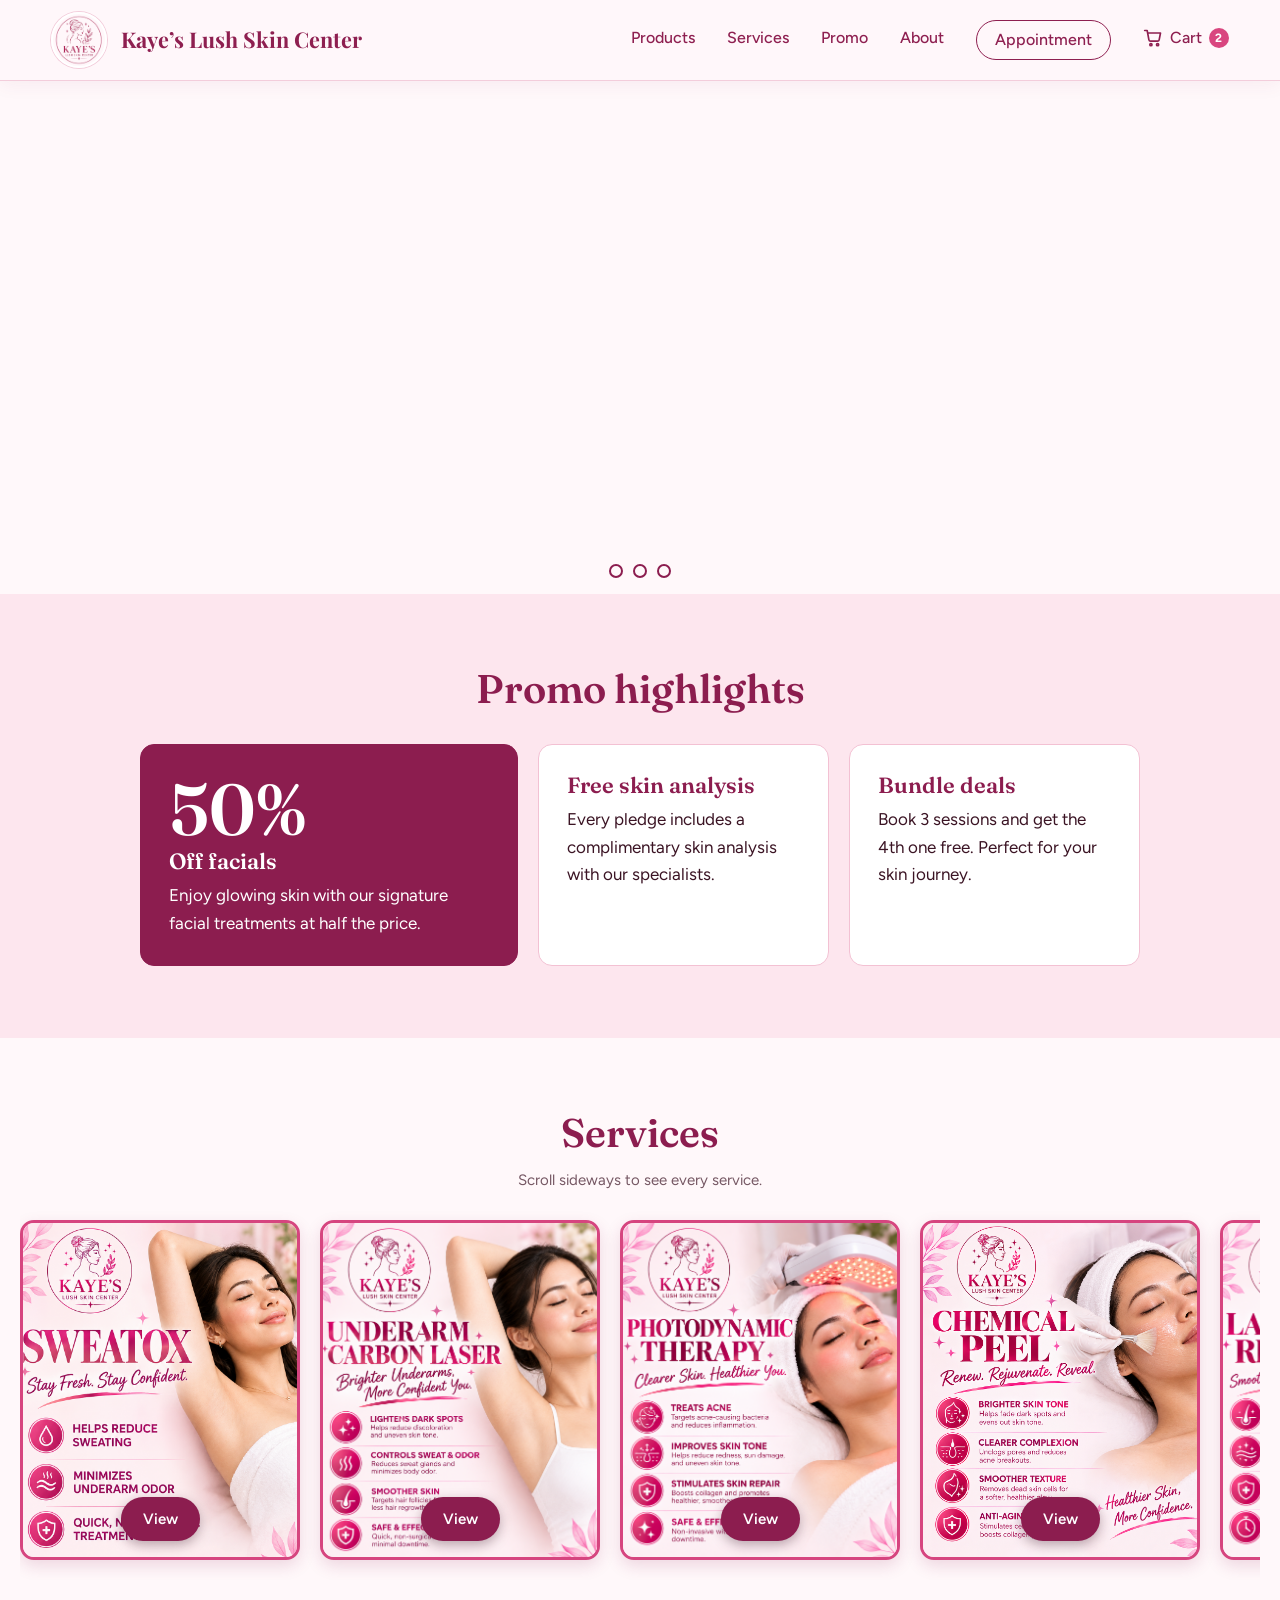
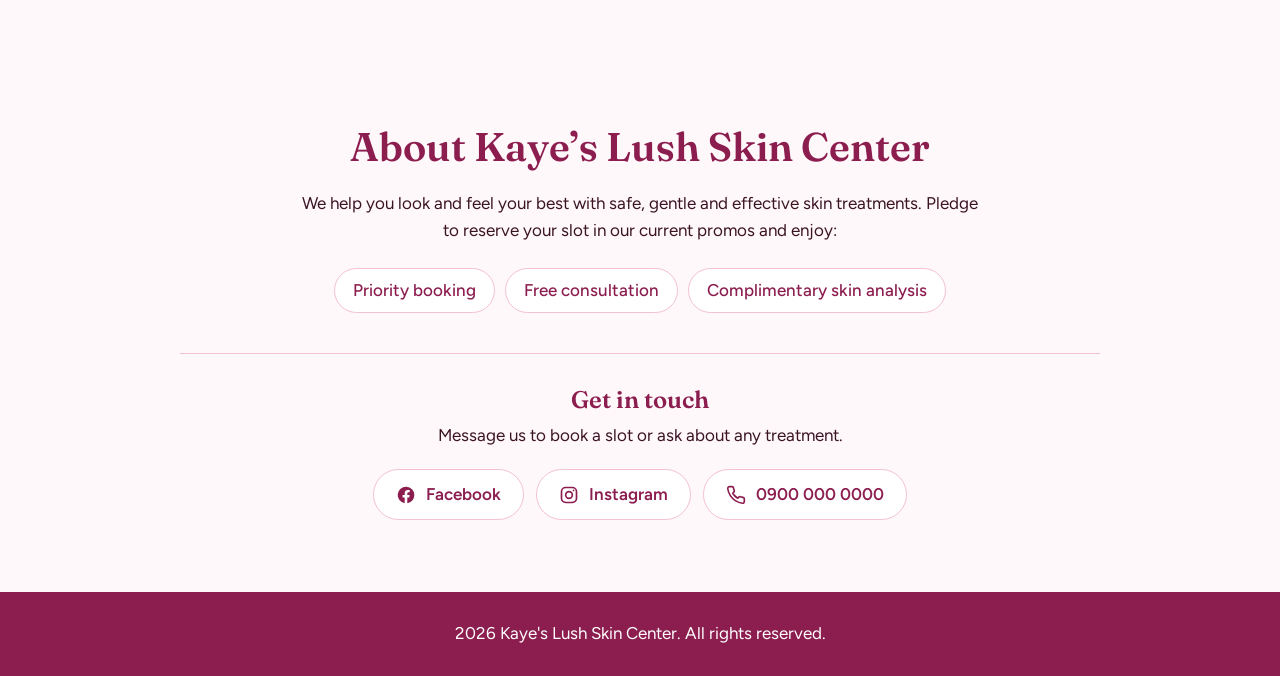
<file: index.html>
<!DOCTYPE html>
<html lang="en">
<head>
    <meta charset="UTF-8">
    <meta name="viewport" content="width=device-width, initial-scale=1.0">
    <title>Kaye's Lush Skin Center</title>
    <link rel="preconnect" href="https://fonts.googleapis.com">
    <link rel="preconnect" href="https://fonts.gstatic.com" crossorigin>
    <link href="https://fonts.googleapis.com/css2?family=Fraunces:opsz,wght@9..144,500;9..144,600&family=Figtree:wght@400;500;600;700&family=Playfair+Display:wght@700;800&display=swap" rel="stylesheet">
    <link rel="stylesheet" href="pledge.css">
</head>
<body>
    <header class="site-header">
        <a class="site-brand" href="index.html">
            <img src="imgs/logo.png" alt="">
            <span>Kaye’s Lush Skin Center</span>
        </a>
        <nav class="site-nav">
            <a href="products.html">Products</a>
            <a href="index.html#services">Services</a>
            <a href="index.html#promo">Promo</a>
            <a href="index.html#about">About</a>
            <a class="nav-cta" href="appointment.html">Appointment</a>
            <a class="nav-cart" href="cart.html" aria-label="Cart, 2 items">
                <svg viewBox="0 0 24 24" aria-hidden="true" fill="none" stroke="currentColor" stroke-width="2" stroke-linecap="round" stroke-linejoin="round"><path d="M6 6h15l-1.6 8.2a2 2 0 0 1-2 1.6H9.1a2 2 0 0 1-2-1.6L5 3H2"/><circle cx="9.5" cy="20" r="1.3"/><circle cx="17.5" cy="20" r="1.3"/></svg>
                <span>Cart</span><span class="cart-count" aria-hidden="true">2</span>
            </a>
        </nav>
    </header>

    <main>
        <section class="hero" aria-label="Featured promos">
            <div class="slides">
                <div class="slide slide-1">
                    <img class="hero-img" src="imgs/bgphoto.jpg" alt="" onerror="this.remove()">
                    <div class="hero-text">
                        <h1>Glow with confidence</h1>
                        <p>Pledge today and enjoy exclusive promos up to 50% off all skin treatments.</p>
                        <a class="btn" href="#packages">See services</a>
                    </div>
                    <label class="slider-arrow prev" for="s3" aria-label="Previous slide">&#8249;</label>
                    <label class="slider-arrow next" for="s2" aria-label="Next slide">&#8250;</label>
                </div>
                <div class="slide slide-2">
                    <img class="hero-img" src="imgs/slider_2.png" alt="" onerror="this.remove()">
                    <div class="hero-text">
                        <h1>Half-price facials</h1>
                        <p>Our signature facial treatments at 50% off, plus a free skin analysis with every pledge.</p>
                        <a class="btn" href="#packages">See services</a>
                    </div>
                    <label class="slider-arrow prev" for="s1" aria-label="Previous slide">&#8249;</label>
                    <label class="slider-arrow next" for="s3" aria-label="Next slide">&#8250;</label>
                </div>
                <div class="slide slide-3">
                    <img class="hero-img" src="imgs/slider_3.jpeg" alt="" onerror="this.remove()">
                    <div class="hero-text">
                        <h1>Unlock Your Natural Glow</h1>
                        <p>Nourish your skin with luxurious, lightweight care designed for a flawless finish.</p>
                        <a class="btn" href="product.html">Go to products</a>
                    </div>
                    <label class="slider-arrow prev" for="s2" aria-label="Previous slide">&#8249;</label>
                    <label class="slider-arrow next" for="s1" aria-label="Next slide">&#8250;</label>
                </div>
            </div>
            <div class="slider-dots" role="radiogroup" aria-label="Choose slide">
                <input type="radio" name="slide" id="s1" aria-label="Slide 1"><label class="dot dot-1" for="s1"></label>
                <input type="radio" name="slide" id="s2" aria-label="Slide 2"><label class="dot dot-2" for="s2"></label>
                <input type="radio" name="slide" id="s3" aria-label="Slide 3"><label class="dot dot-3" for="s3"></label>
            </div>
        </section>

        <section id="promo" class="section alt">
            <h2>Promo highlights</h2>
            <div class="cards">
                <div class="card card-feature">
                    <p class="card-big">50%</p>
                    <h3>Off facials</h3>
                    <p>Enjoy glowing skin with our signature facial treatments at half the price.</p>
                </div>
                <div class="card">
                    <h3>Free skin analysis</h3>
                    <p>Every pledge includes a complimentary skin analysis with our specialists.</p>
                </div>
                <div class="card">
                    <h3>Bundle deals</h3>
                    <p>Book 3 sessions and get the 4th one free. Perfect for your skin journey.</p>
                </div>
            </div>
        </section>

        <section id="services" class="section wide">
            <h2>Services</h2>
            <p class="hint">Scroll sideways to see every service.</p>
            <div class="scroll-container" tabindex="0" aria-label="Promo packages">
            <article class="image-box has-photo">
            <img class="box-photo" src="imgs/sweatox.png" alt="Sweatox promo: stay fresh, stay confident. Helps reduce sweating, minimizes underarm odor, quick non-surgical treatment.">
            <h3 class="sr-only">Sweatox</h3>
            <a class="box-link" href="sweatox.html">
            <span class="box-btn">View<span class="sr-only">: Sweatox</span></span></a></article>
                <article class="image-box has-photo">
                    <img class="box-photo" src="imgs/undlaser.png" alt="Underarm Carbon Laser promo: brighter underarms, more confident you.">
                    <h3 class="sr-only">Underarm Carbon Laser</h3>
                    <a class="box-link" href="undlaser.html">
                        <span class="box-btn">View<span class="sr-only">: Underarm Carbon Laser</span></span>
                    </a>
                </article>
                <article class="image-box has-photo">
                    <img class="box-photo" src="imgs/pt.png" alt="Photodynamic Therapy promo: clearer skin, healthier you.">
                    <h3 class="sr-only">Photodynamic Therapy</h3>
                    <a class="box-link" href="photodynamic.html">
                        <span class="box-btn">View<span class="sr-only">: Photodynamic Therapy</span></span>
                    </a>
                </article>
                <article class="image-box has-photo photo-left">
                    <img class="box-photo" src="imgs/cp.png" alt="Chemical Peel promo: renew, rejuvenate, reveal.">
                    <h3 class="sr-only">Chemical Peel</h3>
                    <a class="box-link" href="chemical-peel.html">
                        <span class="box-btn">View<span class="sr-only">: Chemical Peel</span></span>
                    </a>
                </article>
                <article class="image-box has-photo">
                    <img class="box-photo" src="imgs/laserHR.png" alt="Laser Hair Removal promo: smooth skin, lasting confidence.">
                    <h3 class="sr-only">Laser Hair Removal</h3>
                    <a class="box-link" href="laser-hair-removal.html">
                        <span class="box-btn">View<span class="sr-only">: Laser Hair Removal</span></span>
                    </a>
                </article>
                <article class="image-box has-photo">
                    <img class="box-photo" src="imgs/permHR.png" alt="Permanent Hair Removal promo: smoother skin, longer results.">
                    <h3 class="sr-only">Permanent Hair Removal</h3>
                    <a class="box-link" href="permanent-hair-removal.html">
                        <span class="box-btn">View<span class="sr-only">: Permanent Hair Removal</span></span>
                    </a>
                </article>
            </div>
        </section>

         <section id="about" class="section about">
            <div class="about-text">
                <h2>About Kaye’s Lush Skin Center</h2>
                <p class="lead">We help you look and feel your best with safe, gentle and effective skin treatments. Pledge to reserve your slot in our current promos and enjoy:</p>
                <ul class="perks">
                    <li>Priority booking</li>
                    <li>Free consultation</li>
                    <li>Complimentary skin analysis</li>
                </ul>
                <div class="contact">
                    <h3>Get in touch</h3>
                    <p>Message us to book a slot or ask about any treatment.</p>
                    <ul class="contact-links">
                        <li>
                            <a href="https://www.facebook.com/kaye.portugal.5" target="_blank" rel="noopener">
                                <svg viewBox="0 0 24 24" width="20" height="20" aria-hidden="true" fill="currentColor"><path d="M22 12a10 10 0 1 0-11.56 9.88v-6.99H7.9V12h2.54V9.8c0-2.5 1.49-3.89 3.77-3.89 1.09 0 2.24.2 2.24.2v2.46h-1.26c-1.24 0-1.63.77-1.63 1.56V12h2.78l-.44 2.89h-2.34v6.99A10 10 0 0 0 22 12z"/></svg>
                                <span>Facebook</span>
                            </a>
                        </li>
                        <li>
                            <a href="https://www.instagram.com/kaye.portugal.5" target="_blank" rel="noopener">
                                <svg viewBox="0 0 24 24" width="20" height="20" aria-hidden="true" fill="none" stroke="currentColor" stroke-width="2" stroke-linecap="round" stroke-linejoin="round"><rect x="3" y="3" width="18" height="18" rx="5"/><circle cx="12" cy="12" r="4"/><circle cx="17.5" cy="6.5" r="1" fill="currentColor" stroke="none"/></svg>
                                <span>Instagram</span>
                            </a>
                        </li>
                        <li>
                            <a href="tel:+639000000000">
                                <svg viewBox="0 0 24 24" width="20" height="20" aria-hidden="true" fill="none" stroke="currentColor" stroke-width="2" stroke-linecap="round" stroke-linejoin="round"><path d="M22 16.9v3a2 2 0 0 1-2.2 2 19.8 19.8 0 0 1-8.6-3.1 19.5 19.5 0 0 1-6-6A19.8 19.8 0 0 1 2.1 4.2 2 2 0 0 1 4.1 2h3a2 2 0 0 1 2 1.7c.1 1 .4 1.9.7 2.8a2 2 0 0 1-.5 2.1L8.1 9.9a16 16 0 0 0 6 6l1.3-1.3a2 2 0 0 1 2.1-.4c.9.3 1.8.6 2.8.7a2 2 0 0 1 1.7 2z"/></svg>
                                <span>0900 000 0000</span>
                            </a>
                        </li>
                    </ul>
                </div>
            </div>
        </section>
    </main>

    <footer>
        <p>2026 Kaye's Lush Skin Center. All rights reserved.</p>
    </footer>
</body>
</html>
</file>
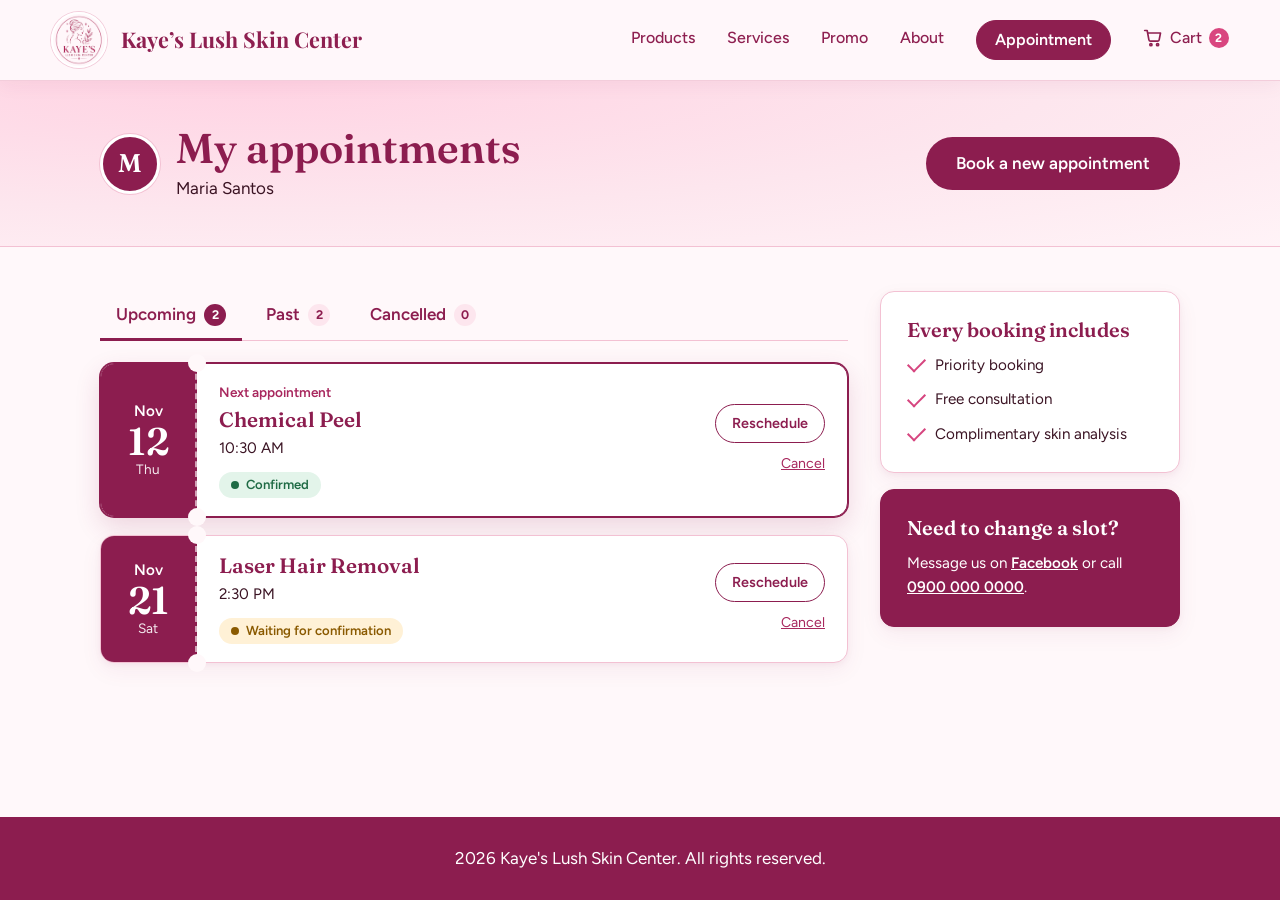
<file: appointment.html>
<!DOCTYPE html>
<html lang="en">
<head>
    <meta charset="UTF-8">
    <meta name="viewport" content="width=device-width, initial-scale=1.0">
    <title>My appointments | Kaye’s Lush Skin Center</title>
    <link rel="preconnect" href="https://fonts.googleapis.com">
    <link rel="preconnect" href="https://fonts.gstatic.com" crossorigin>
    <link href="https://fonts.googleapis.com/css2?family=Fraunces:opsz,wght@9..144,500;9..144,600&family=Figtree:wght@400;500;600;700&family=Playfair+Display:wght@700;800&display=swap" rel="stylesheet">
    <link rel="stylesheet" href="pledge.css">
    <link rel="stylesheet" href="pages.css">
</head>
<body>
    <header class="site-header">
        <a class="site-brand" href="index.html">
            <img src="imgs/logo.png" alt="">
            <span>Kaye’s Lush Skin Center</span>
        </a>
        <nav class="site-nav">
            <a href="products.html">Products</a>
            <a href="index.html#services">Services</a>
            <a href="index.html#promo">Promo</a>
            <a href="index.html#about">About</a>
            <a class="nav-cta" href="appointment.html" aria-current="page">Appointment</a>
            <a class="nav-cart" href="cart.html" aria-label="Cart, 2 items">
                <svg viewBox="0 0 24 24" aria-hidden="true" fill="none" stroke="currentColor" stroke-width="2" stroke-linecap="round" stroke-linejoin="round"><path d="M6 6h15l-1.6 8.2a2 2 0 0 1-2 1.6H9.1a2 2 0 0 1-2-1.6L5 3H2"/><circle cx="9.5" cy="20" r="1.3"/><circle cx="17.5" cy="20" r="1.3"/></svg>
                <span>Cart</span><span class="cart-count" aria-hidden="true">2</span>
            </a>
        </nav>
    </header>

    <div class="page-head">
        <div class="who">
            <div class="avatar" aria-hidden="true">M</div>
            <div>
                <h1>My appointments</h1>
                <p>Maria Santos</p>
            </div>
        </div>
        <a class="btn" href="index.html#services">Book a new appointment</a>
    </div>

    <main class="page">
        <div class="with-aside">
            <div class="tabs">
                <div class="tab-bar" role=
                    "radiogroup" aria-label="Appointment status">
                    <input type="radio" name="ap" id="ap-up" checked><label for="ap-up">Upcoming <span class="tab-count">2</span></label>
                    <input type="radio" name="ap" id="ap-past"><label for="ap-past">Past <span class="tab-count">2</span></label>
                    <input type="radio" name="ap" id="ap-cancel"><label for="ap-cancel">Cancelled <span class="tab-count">0</span></label>
                </div>

                <section class="tab-panel" id="panel-up" aria-label="Upcoming appointments">
                    <article class="ticket next">
                        <div class="stub"><span class="mon">Nov</span><span class="day">12</span><span class="dow">Thu</span></div>
                        <div class="ticket-body">
                            <p class="next-tag">Next appointment</p>
                            <h3>Chemical Peel</h3>
                            <p class="when">10:30 AM</p>
                            <span class="status confirmed">Confirmed</span>
                        </div>
                        <div class="ticket-actions">
                            <button class="btn-sm" type="button">Reschedule</button>
                            <button class="link-btn" type="button">Cancel</button>
                        </div>
                    </article>
                    <article class="ticket">
                        <div class="stub"><span class="mon">Nov</span><span class="day">21</span><span class="dow">Sat</span></div>
                        <div class="ticket-body">
                            <h3>Laser Hair Removal</h3>
                            <p class="when">2:30 PM</p>
                            <span class="status pending">Waiting for confirmation</span>
                        </div>
                        <div class="ticket-actions">
                            <button class="btn-sm" type="button">Reschedule</button>
                            <button class="link-btn" type="button">Cancel</button>
                        </div>
                    </article>
                </section>

                <section class="tab-panel" id="panel-past" aria-label="Past appointments">
                    <article class="ticket past">
                        <div class="stub"><span class="mon">Oct</span><span class="day">15</span><span class="dow">Thu</span></div>
                        <div class="ticket-body">
                            <h3>Free skin analysis</h3>
                            <p class="when">1:00 PM</p>
                            <span class="status completed">Completed</span>
                        </div>
                        <div class="ticket-actions">
                            <a class="btn-sm" href="index.html#services">Book again</a>
                        </div>
                    </article>
                    <article class="ticket past">
                        <div class="stub"><span class="mon">Sep</span><span class="day">27</span><span class="dow">Sun</span></div>
                        <div class="ticket-body">
                            <h3>Underarm Carbon Laser</h3>
                            <p class="when">9:00 AM</p>
                            <span class="status completed">Completed</span>
                        </div>
                        <div class="ticket-actions">
                            <a class="btn-sm" href="index.html#services">Book again</a>
                        </div>
                    </article>
                </section>

                <section class="tab-panel" id="panel-cancel" aria-label="Cancelled appointments">
                    <div class="empty">
                        <h3>No cancelled appointments</h3>
                        <p>Appointments you cancel will show up here.</p>
                        <a class="btn-sm" href="index.html#services">Browse services</a>
                    </div>
                </section>
            </div>

            <aside class="aside" aria-label="Help">
                <section class="panel">
                    <h2>Every booking includes</h2>
                    <ul class="checklist">
                        <li>Priority booking</li>
                        <li>Free consultation</li>
                        <li>Complimentary skin analysis</li>
                    </ul>
                </section>
                <section class="panel tint">
                    <h2>Need to change a slot?</h2>
                    <p>Message us on <a href="https://www.facebook.com/YOUR.PAGE" target="_blank" rel="noopener">Facebook</a> or call <a href="tel:+639000000000">0900 000 0000</a>.</p>
                </section>
            </aside>
        </div>
    </main>

    <footer>
        <p>2026 Kaye's Lush Skin Center. All rights reserved.</p>
    </footer>
</body>
</html>
</file>
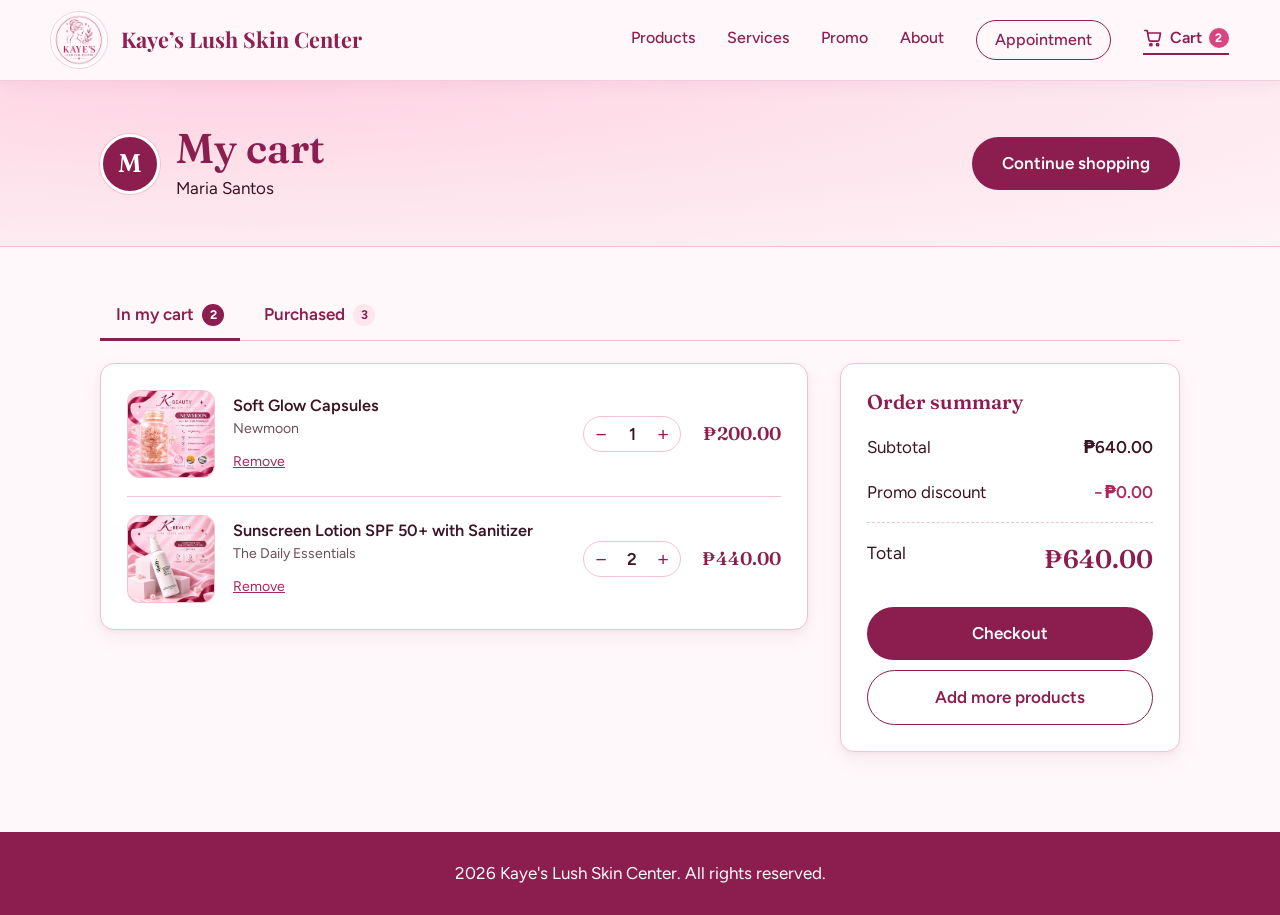
<file: cart.html>
<!DOCTYPE html>
<html lang="en">
<head>
    <meta charset="UTF-8">
    <meta name="viewport" content="width=device-width, initial-scale=1.0">
    <title>My cart | Kaye’s Lush Skin Center</title>
    <link rel="preconnect" href="https://fonts.googleapis.com">
    <link rel="preconnect" href="https://fonts.gstatic.com" crossorigin>
    <link href="https://fonts.googleapis.com/css2?family=Fraunces:opsz,wght@9..144,500;9..144,600&family=Figtree:wght@400;500;600;700&family=Playfair+Display:wght@700;800&display=swap" rel="stylesheet">
    <link rel="stylesheet" href="pledge.css">
    <link rel="stylesheet" href="pages.css">
    <style>
        /* Product pictures inside the thumbnail boxes */
        .cart-thumb img { display: block; width: 100%; height: 100%; object-fit: cover; border-radius: inherit; }
    </style>
</head>
<body>
    <header class="site-header">
        <a class="site-brand" href="index.html">
            <img src="imgs/logo.png" alt="">
            <span>Kaye’s Lush Skin Center</span>
        </a>
        <nav class="site-nav">
            <a href="products.html">Products</a>
            <a href="index.html#services">Services</a>
            <a href="index.html#promo">Promo</a>
            <a href="index.html#about">About</a>
            <a class="nav-cta" href="appointment.html">Appointment</a>
            <a class="nav-cart" href="cart.html" aria-label="Cart, 2 items" aria-current="page">
                <svg viewBox="0 0 24 24" aria-hidden="true" fill="none" stroke="currentColor" stroke-width="2" stroke-linecap="round" stroke-linejoin="round"><path d="M6 6h15l-1.6 8.2a2 2 0 0 1-2 1.6H9.1a2 2 0 0 1-2-1.6L5 3H2"/><circle cx="9.5" cy="20" r="1.3"/><circle cx="17.5" cy="20" r="1.3"/></svg>
                <span>Cart</span><span class="cart-count" aria-hidden="true">2</span>
            </a>
        </nav>
    </header>

    <div class="page-head">
        <div class="who">
            <div class="avatar" aria-hidden="true">M</div>
            <div>
                <h1>My cart</h1>
                <p>Maria Santos</p>
            </div>
        </div>
        <a class="btn" href="products.html">Continue shopping</a>
    </div>

    <main class="page">
        <div class="tabs">
            <div class="tab-bar" role="radiogroup" aria-label="Cart and purchases">
                <input type="radio" name="cart" id="c-cart" checked><label for="c-cart">In my cart <span class="tab-count">2</span></label>
                <input type="radio" name="cart" id="c-past"><label for="c-past">Purchased <span class="tab-count">3</span></label>
            </div>

            <!-- In cart -->
            <div class="tab-panel" id="panel-cart">
                <section class="panel" aria-label="Items in your cart">
                    <ul class="cart-list">
                        <li class="cart-item">
                            <div class="cart-thumb">
                                <img src="assets/products/newmoon-soft-glow.jpg" alt="Soft Glow Capsules">
                            </div>
                            <div class="cart-info">
                                <h3>Soft Glow Capsules</h3>
                                <p>Newmoon</p>
                                <button class="link-btn" type="button">Remove</button>
                            </div>
                            <div class="qty" role="group" aria-label="Quantity">
                                <button type="button" aria-label="Decrease quantity">&minus;</button>
                                <output>1</output>
                                <button type="button" aria-label="Increase quantity">+</button>
                            </div>
                            <div class="line-price">₱200.00</div>
                        </li>
                        <li class="cart-item">
                            <div class="cart-thumb">
                                <img src="assets/products/daily-sunscreen-lotion.jpg" alt="Sunscreen Lotion SPF 50+ with Sanitizer">
                            </div>
                            <div class="cart-info">
                                <h3>Sunscreen Lotion SPF 50+ with Sanitizer</h3>
                                <p>The Daily Essentials</p>
                                <button class="link-btn" type="button">Remove</button>
                            </div>
                            <div class="qty" role="group" aria-label="Quantity">
                                <button type="button" aria-label="Decrease quantity">&minus;</button>
                                <output>2</output>
                                <button type="button" aria-label="Increase quantity">+</button>
                            </div>
                            <div class="line-price">₱440.00</div>
                        </li>
                    </ul>
                </section>

                <aside class="panel summary" aria-label="Order summary">
                    <h2>Order summary</h2>
                    <dl>
                        <div class="sum-row"><dt>Subtotal</dt><dd>₱640.00</dd></div>
                        <div class="sum-row discount"><dt>Promo discount</dt><dd>&minus;₱0.00</dd></div>
                        <div class="sum-row total"><dt>Total</dt><dd>₱640.00</dd></div>
                    </dl>
                    <a class="btn block" href="#">Checkout</a>
                    <a class="btn block ghost" href="products.html">Add more products</a>
                </aside>
            </div>

            <!-- Purchased -->
            <div class="tab-panel" id="panel-bought">
                <article class="panel order">
                    <div class="order-head">
                        <h3>Order #1042 <small>Placed Nov 1, 2026</small></h3>
                        <span class="status pending">Processing</span>
                    </div>
                    <ul class="order-items">
                        <li>
                            <div class="cart-thumb"><img src="assets/products/daily-skin-set.jpg" alt="Skin Set"></div>
                            <div><strong>Skin Set</strong><small>The Daily Essentials · Qty 1</small></div>
                            <span class="amt">₱699.00</span>
                        </li>
                        <li>
                            <div class="cart-thumb"><img src="assets/products/radiant-glow-soap.jpg" alt="Glow Soap"></div>
                            <div><strong>Glow Soap</strong><small>Radiant · Qty 1</small></div>
                            <span class="amt">₱270.00</span>
                        </li>
                    </ul>
                    <div class="order-foot">
                        <span class="total">Total<b>₱969.00</b></span>
                    </div>
                </article>

                <article class="panel order">
                    <div class="order-head">
                        <h3>Order #1031 <small>Placed Oct 12, 2026</small></h3>
                        <span class="status completed">Completed</span>
                    </div>
                    <ul class="order-items">
                        <li>
                            <div class="cart-thumb"><img src="assets/products/ms-tsung-toner.jpg" alt="Rejuvenating Big Toner"></div>
                            <div><strong>Rejuvenating Big Toner</strong><small>Ms. Tsung Essentials · Qty 1</small></div>
                            <span class="amt">₱300.00</span>
                        </li>
                    </ul>
                    <div class="order-foot">
                        <span class="total">Total<b>₱300.00</b></span>
                        <a class="btn-sm" href="products.html">Buy again</a>
                    </div>
                </article>

                <article class="panel order">
                    <div class="order-head">
                        <h3>Order #1008 <small>Placed Sep 20, 2026</small></h3>
                        <span class="status completed">Completed</span>
                    </div>
                    <ul class="order-items">
                        <li>
                            <div class="cart-thumb"><img src="assets/products/kbeaute-happy-ua.jpg" alt="Happy UA Whitening Deo Spray"></div>
                            <div><strong>Happy UA Whitening Deo Spray</strong><small>K-Beauté · Qty 2</small></div>
                            <span class="amt">₱500.00</span>
                        </li>
                        <li>
                            <div class="cart-thumb"><img src="assets/products/bleaching-cream.jpg" alt="Bleaching Whipped Cream"></div>
                            <div><strong>Bleaching Whipped Cream</strong><small>K-Beauté · Qty 1</small></div>
                            <span class="amt">₱260.00</span>
                        </li>
                    </ul>
                    <div class="order-foot">
                        <span class="total">Total<b>₱760.00</b></span>
                        <a class="btn-sm" href="products.html">Buy again</a>
                    </div>
                </article>
            </div>
        </div>
    </main>

    <footer>
        <p>2026 Kaye's Lush Skin Center. All rights reserved.</p>
    </footer>
</body>
</html>
</file>
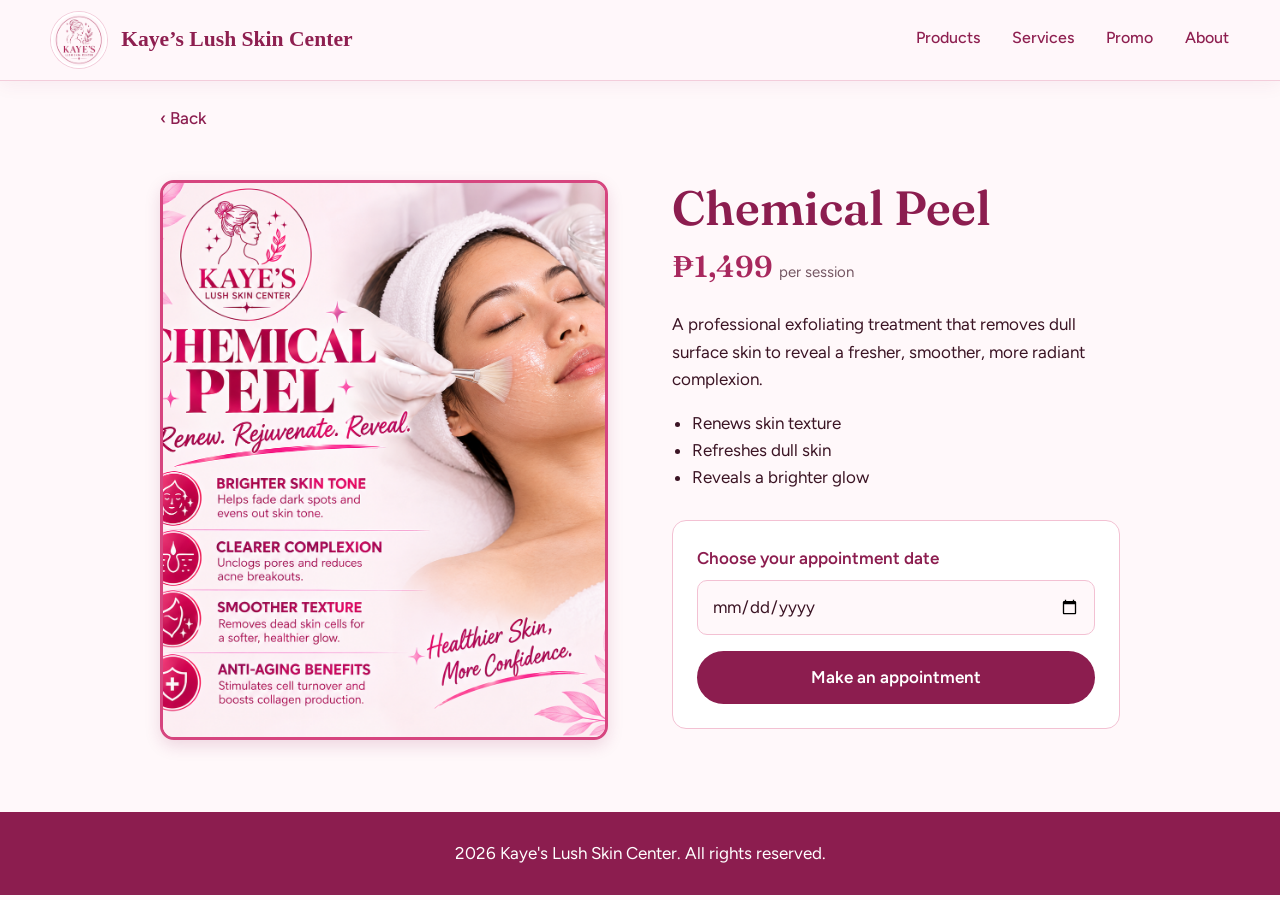
<file: chemical-peel.html>
<!DOCTYPE html>
<html lang="en">
<head>
    <meta charset="UTF-8">
    <meta name="viewport" content="width=device-width, initial-scale=1.0">
    <title>Chemical Peel | Kaye's Lush Skin Center</title>
    <link rel="preconnect" href="https://fonts.googleapis.com">
    <link rel="preconnect" href="https://fonts.gstatic.com" crossorigin>
    <link href="https://fonts.googleapis.com/css2?family=Fraunces:opsz,wght@9..144,500;9..144,600&family=Figtree:wght@400;500;600&display=swap" rel="stylesheet">
    <link rel="stylesheet" href="pledge.css">
    <link rel="stylesheet" href="service.css">
</head>
<body data-service="Chemical Peel">
    <header class="site-header">
        <a class="site-brand" href="index.html">
            <img src="imgs/logo.png" alt="">
            <span>Kaye’s Lush Skin Center</span>
        </a>
        <nav class="site-nav">
            <a href="products.html">Products</a>
            <a href="index.html#services">Services</a>
            <a href="index.html#promo">Promo</a>
            <a href="index.html#about">About</a>
        </nav>
    </header>

    <main>
        <div class="back-wrap"><a class="back" href="index.html#packages">&#8249; Back</a></div>
        <section class="service">
            <img class="service-photo" src="imgs/cp.png" alt="Chemical Peel promo">
            <div class="service-info">
                <h1>Chemical Peel</h1>
                <p class="price">₱1,499 <small>per session</small></p>
                <p>A professional exfoliating treatment that removes dull surface skin to reveal a fresher, smoother, more radiant complexion.</p>
                <ul>
                    <li>Renews skin texture</li>
                    <li>Refreshes dull skin</li>
                    <li>Reveals a brighter glow</li>
                </ul>
                <form class="booking" action="#confirmed" method="get">
                    <label for="appt-date">Choose your appointment date</label>
                    <input type="date" id="appt-date" name="date" required>
                    <button type="submit" class="btn">Make an appointment</button>
                    <p class="status" id="confirmed" role="status">Date chosen. We will contact you to confirm your appointment.</p>
                </form>
            </div>
        </section>
    </main>

    <footer>
        <p>2026 Kaye's Lush Skin Center. All rights reserved.</p>
    </footer>
</body>
</html>
</file>
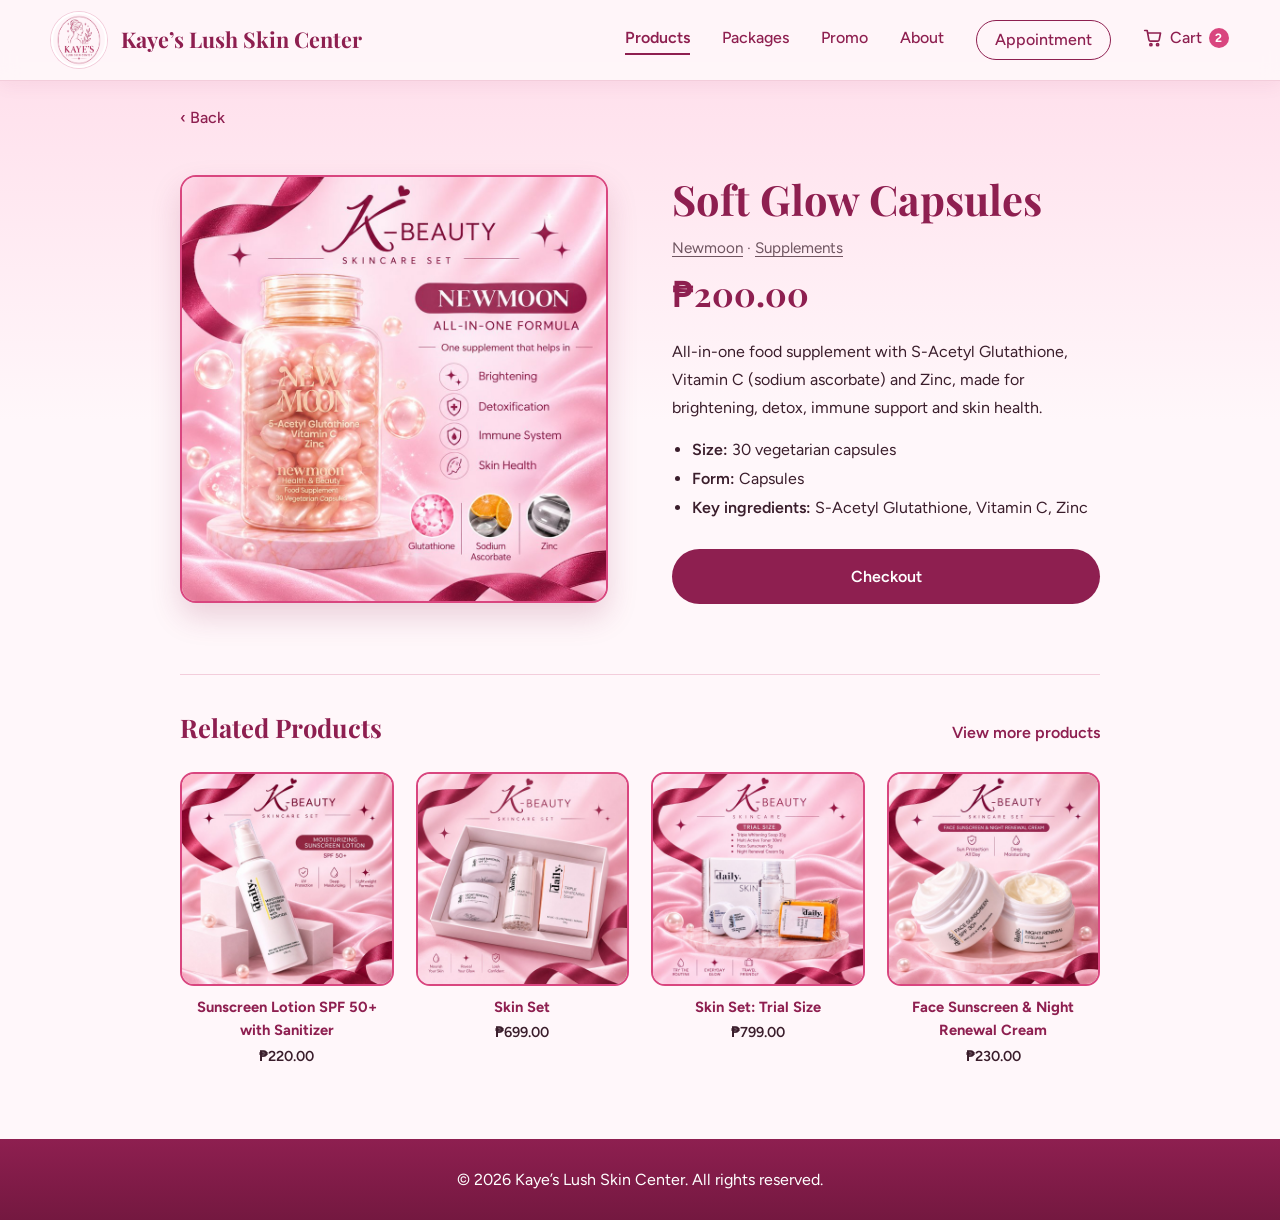
<file: detailedproducts.html>
<!DOCTYPE html>
<html lang="en">
<head>
    <meta charset="UTF-8">
    <meta name="viewport" content="width=device-width, initial-scale=1.0">
    <title>Product | Kaye’s Lush Skin Center</title>
    <link rel="preconnect" href="https://fonts.googleapis.com">
    <link rel="preconnect" href="https://fonts.gstatic.com" crossorigin>
    <link href="https://fonts.googleapis.com/css2?family=Figtree:wght@400;500;600;700&family=Playfair+Display:wght@700;800&display=swap" rel="stylesheet">
    <style>
        :root {
            --bg: #fff7fa;
            --maroon: #8e1f50;
            --pink: #d9467f;
            --ink: #3a1d2b;
            --muted: #6f5560;
            --line: #f3cddb;
            --serif: "Playfair Display", Georgia, "Times New Roman", serif;
            --sans: "Figtree", "Segoe UI", Arial, sans-serif;
            --pad: clamp(16px, 4vw, 54px);
        }
        * { box-sizing: border-box; }
        html { scroll-behavior: smooth; scroll-padding-top: 100px; -webkit-text-size-adjust: 100%; }
        body { margin: 0; background: var(--bg) linear-gradient(180deg, #ffdbe9 0%, var(--bg) 420px) no-repeat; color: var(--ink); font-family: var(--sans); font-size: 1rem; line-height: 1.6; min-height: 100vh; display: flex; flex-direction: column; overflow-x: hidden; }
        img { max-width: 100%; }
        a { color: var(--maroon); text-decoration: none; }
        a:focus-visible, button:focus-visible { outline: 3px solid var(--maroon); outline-offset: 2px; }
        @media (prefers-reduced-motion: reduce) { html { scroll-behavior: auto; } * { transition: none !important; } }

        /* Header (same as the Products page) */
        .site-header { position: sticky; top: 0; z-index: 10; display: flex; flex-wrap: wrap; align-items: center; justify-content: space-between; gap: 8px clamp(12px, 3vw, 32px); padding: 12px var(--pad); background: rgba(255, 247, 250, .94); backdrop-filter: blur(8px); border-bottom: 1px solid var(--line); box-shadow: 0 4px 18px rgba(142, 31, 80, .06); }
        .site-brand { display: flex; align-items: center; gap: clamp(8px, 1.5vw, 14px); min-width: 0; }
        .site-brand img { width: clamp(42px, 5vw, 56px); height: clamp(42px, 5vw, 56px); border-radius: 50%; display: block; flex: none; border: 2px solid #fff; box-shadow: 0 0 0 1px var(--line); }
        .site-brand span { font-family: var(--serif); font-weight: 700; font-size: clamp(1.05rem, 1.2vw + .7rem, 1.35rem); line-height: 1.2; color: var(--maroon); }
        .site-nav { display: flex; gap: 6px clamp(14px, 2.5vw, 32px); flex-wrap: wrap; justify-content: flex-end; font-size: clamp(.88rem, .3vw + .8rem, 1rem); }
        .site-nav a { color: var(--maroon); font-weight: 500; padding-bottom: 2px; border-bottom: 2px solid transparent; transition: color .2s, border-color .2s; }
        .site-nav a:hover { color: var(--pink); border-bottom-color: var(--line); }
        .site-nav a[aria-current="page"] { border-bottom-color: var(--maroon); font-weight: 600; }

        /* Nav: Appointment button + Cart */
        .site-nav { align-items: center; }
        .site-nav a.nav-cta { padding: 6px 18px; border: 1.5px solid var(--maroon); border-radius: 999px; }
        .site-nav a.nav-cta:hover { background: var(--maroon); border-color: var(--maroon); color: #fff; }
        .site-nav a.nav-cta[aria-current="page"] { background: var(--maroon); color: #fff; }
        .site-nav a.nav-cart { display: inline-flex; align-items: center; gap: 7px; }
        .site-nav a.nav-cart svg { width: 20px; height: 20px; flex: none; }
        .cart-count { display: inline-grid; place-items: center; min-width: 20px; height: 20px; padding: 0 6px; border-radius: 999px; background: var(--pink); color: #fff; font-size: .75rem; font-weight: 700; line-height: 1; }

        /* Layout */
        main { flex: 1; width: 100%; max-width: 960px; margin: 0 auto; padding: 24px 20px 70px; }
        .back { display: inline-block; font-weight: 500; margin-bottom: 44px; }
        .back:hover { text-decoration: underline; }

        /* Only the product in the link (#id) is shown. With no #id, the first one shows. */
        .detail { display: none; }
        .detail:target,
        main:not(:has(.detail:target)) .detail:first-of-type { display: block; }

        .top { display: grid; grid-template-columns: 1fr 1fr; gap: 64px; align-items: start; }
        .pic { border: 2px solid var(--pink); border-radius: 16px; overflow: hidden; background: #ffe6f0; box-shadow: 0 14px 30px rgba(142, 31, 80, .18); }
        .pic img { display: block; width: 100%; max-height: 560px; object-fit: cover; }

        h1 { font-family: var(--serif); font-weight: 700; font-size: 2.6rem; line-height: 1.15; color: var(--maroon); margin: 0 0 14px; }
        .brand-line { margin: 0 0 6px; color: var(--muted); font-size: .95rem; }
        .brand-line a { color: var(--muted); text-decoration: underline; text-underline-offset: 3px; }
        .brand-line a:hover { color: var(--maroon); }
        .price { font-family: var(--serif); font-weight: 700; font-size: 2.1rem; color: var(--maroon); margin: 0 0 18px; }
        .desc { margin: 0 0 14px; line-height: 1.75; max-width: 46ch; }
        .specs { margin: 0 0 26px; padding-left: 20px; line-height: 1.8; }
        .specs b { font-weight: 600; }

        .btn { display: block; width: 100%; text-align: center; background: var(--maroon); color: #fff; border: 0; border-radius: 999px; padding: 15px 20px; font: inherit; font-weight: 600; cursor: pointer; transition: filter .2s; }
        .btn:hover { filter: brightness(1.12); }

        /* Related */
        .related-head { display: flex; justify-content: space-between; align-items: baseline; gap: 12px; flex-wrap: wrap; border-top: 1px solid var(--line); margin-top: 70px; padding-top: 32px; }
        .related-head h2 { font-family: var(--serif); font-size: 1.6rem; color: var(--maroon); margin: 0; }
        .related-head a { font-weight: 600; }
        .related-head a:hover { text-decoration: underline; }
        .related { display: grid; grid-template-columns: repeat(4, 1fr); gap: 22px; padding-top: 24px; }
        .rel { text-align: center; color: var(--ink); }
        .rel .pic { border-radius: 14px; box-shadow: none; transition: box-shadow .25s; }
        .rel:hover .pic { box-shadow: 0 10px 22px rgba(142, 31, 80, .22); }
        .rel img { aspect-ratio: 1 / 1; object-fit: cover; }
        .rel b { display: block; margin-top: 10px; font-size: .92rem; color: var(--maroon); }
        .rel span { font-weight: 600; font-size: .9rem; }

        /* Footer */
        footer { background: linear-gradient(180deg, #8e1f50 0%, #741840 100%); color: #fff; text-align: center; padding: 28px var(--pad); font-size: clamp(.85rem, 1vw + .6rem, 1rem); }
        footer p { margin: 0; }

        @media (max-width: 800px) {
            .top { grid-template-columns: 1fr; gap: 28px; }
            h1 { font-size: 2.1rem; }
            .related { grid-template-columns: repeat(2, 1fr); }
        }
        @media (max-width: 720px) {
            .site-header { justify-content: center; }
            .site-nav { justify-content: center; }
        }
    </style>
</head>
<body>
    <header class="site-header">
        <a class="site-brand" href="index.html">
            <img src="assets/logo.png" alt="">
            <span>Kaye’s Lush Skin Center</span>
        </a>
        <nav class="site-nav">
            <a href="products.html" aria-current="page">Products</a>
            <a href="index.html#packages">Packages</a>
            <a href="index.html#promo">Promo</a>
            <a href="index.html#about">About</a>
            <a class="nav-cta" href="appointment.html">Appointment</a>
            <a class="nav-cart" href="cart.html" aria-label="Cart, 2 items">
                <svg viewBox="0 0 24 24" aria-hidden="true" fill="none" stroke="currentColor" stroke-width="2" stroke-linecap="round" stroke-linejoin="round"><path d="M6 6h15l-1.6 8.2a2 2 0 0 1-2 1.6H9.1a2 2 0 0 1-2-1.6L5 3H2"/><circle cx="9.5" cy="20" r="1.3"/><circle cx="17.5" cy="20" r="1.3"/></svg>
                <span>Cart</span><span class="cart-count" aria-hidden="true">2</span>
            </a>
        </nav>
    </header>

    <main>
        <a class="back" href="products.html">&lsaquo; Back</a>

        <!-- 1 -->
        <article class="detail" id="newmoon-soft-glow">
            <section class="top">
                <div class="pic"><img src="assets/products/newmoon-soft-glow.jpg" alt="Soft Glow Capsules"></div>
                <div>
                    <h1>Soft Glow Capsules</h1>
                    <p class="brand-line"><a href="products.html?brand=Newmoon">Newmoon</a> · <a href="products.html?cat=Supplements">Supplements</a></p>
                    <p class="price">₱200.00</p>
                    <p class="desc">All-in-one food supplement with S-Acetyl Glutathione, Vitamin C (sodium ascorbate) and Zinc, made for brightening, detox, immune support and skin health.</p>
                    <ul class="specs"><li><b>Size:</b> 30 vegetarian capsules</li><li><b>Form:</b> Capsules</li><li><b>Key ingredients:</b> S-Acetyl Glutathione, Vitamin C, Zinc</li></ul>
                    <a class="btn" href="cart.html">Checkout</a>
                </div>
            </section>
            <div class="related-head"><h2>Related Products</h2><a href="products.html">View more products</a></div>
            <div class="related">
                <a class="rel" href="#sunscreen-lotion"><div class="pic"><img src="assets/products/daily-sunscreen-lotion.jpg" alt="Sunscreen Lotion SPF 50+ with Sanitizer"></div><b>Sunscreen Lotion SPF 50+ with Sanitizer</b><span>₱220.00</span></a>
                <a class="rel" href="#skin-set"><div class="pic"><img src="assets/products/daily-skin-set.jpg" alt="Skin Set"></div><b>Skin Set</b><span>₱699.00</span></a>
                <a class="rel" href="#skin-set-trial"><div class="pic"><img src="assets/products/daily-trial-size.jpg" alt="Skin Set: Trial Size"></div><b>Skin Set: Trial Size</b><span>₱799.00</span></a>
                <a class="rel" href="#sunscreen-night-cream"><div class="pic"><img src="assets/products/daily-sunscreen-night-cream.jpg" alt="Face Sunscreen &amp; Night Renewal Cream"></div><b>Face Sunscreen &amp; Night Renewal Cream</b><span>₱230.00</span></a>
            </div>
        </article>

        <!-- 2 -->
        <article class="detail" id="sunscreen-lotion">
            <section class="top">
                <div class="pic"><img src="assets/products/daily-sunscreen-lotion.jpg" alt="Sunscreen Lotion SPF 50+ with Sanitizer"></div>
                <div>
                    <h1>Sunscreen Lotion SPF 50+ with Sanitizer</h1>
                    <p class="brand-line"><a href="products.html?brand=The%20Daily%20Essentials">The Daily Essentials</a> · <a href="products.html?cat=Skin%20Care">Skin Care</a></p>
                    <p class="price">₱220.00</p>
                    <p class="desc">Rich, moisturizing sunscreen formula that blocks the skin from UVA and UVB rays.</p>
                    <ul class="specs"><li><b>Size:</b> 100 mL</li><li><b>Protection:</b> SPF 50+</li><li><b>Form:</b> Lotion with sanitizer</li></ul>
                    <a class="btn" href="cart.html">Checkout</a>
                </div>
            </section>
            <div class="related-head"><h2>Related Products</h2><a href="products.html">View more products</a></div>
            <div class="related">
                <a class="rel" href="#sunscreen-night-cream"><div class="pic"><img src="assets/products/daily-sunscreen-night-cream.jpg" alt="Face Sunscreen &amp; Night Renewal Cream"></div><b>Face Sunscreen &amp; Night Renewal Cream</b><span>₱230.00</span></a>
                <a class="rel" href="#ms-tsung-toner"><div class="pic"><img src="assets/products/ms-tsung-toner.jpg" alt="Rejuvenating Big Toner"></div><b>Rejuvenating Big Toner</b><span>₱300.00</span></a>
                <a class="rel" href="#newmoon-soft-glow"><div class="pic"><img src="assets/products/newmoon-soft-glow.jpg" alt="Soft Glow Capsules"></div><b>Soft Glow Capsules</b><span>₱200.00</span></a>
                <a class="rel" href="#skin-set"><div class="pic"><img src="assets/products/daily-skin-set.jpg" alt="Skin Set"></div><b>Skin Set</b><span>₱699.00</span></a>
            </div>
        </article>

        <!-- 3 -->
        <article class="detail" id="skin-set">
            <section class="top">
                <div class="pic"><img src="assets/products/daily-skin-set.jpg" alt="Skin Set"></div>
                <div>
                    <h1>Skin Set</h1>
                    <p class="brand-line"><a href="products.html?brand=The%20Daily%20Essentials">The Daily Essentials</a> · <a href="products.html?cat=Sets">Sets</a></p>
                    <p class="price">₱699.00</p>
                    <p class="desc">Face Sunscreen SPF 30+, Night Renewal Cream, Multi-Active Toner and Triple Whitening Soap (kojic + glutathione + papaya) in one box.</p>
                    <ul class="specs"><li><b>Soap:</b> 135g</li><li><b>Toner:</b> 60 mL</li><li><b>Pieces:</b> 4</li></ul>
                    <a class="btn" href="cart.html">Checkout</a>
                </div>
            </section>
            <div class="related-head"><h2>Related Products</h2><a href="products.html">View more products</a></div>
            <div class="related">
                <a class="rel" href="#skin-set-trial"><div class="pic"><img src="assets/products/daily-trial-size.jpg" alt="Skin Set: Trial Size"></div><b>Skin Set: Trial Size</b><span>₱799.00</span></a>
                <a class="rel" href="#newmoon-soft-glow"><div class="pic"><img src="assets/products/newmoon-soft-glow.jpg" alt="Soft Glow Capsules"></div><b>Soft Glow Capsules</b><span>₱200.00</span></a>
                <a class="rel" href="#sunscreen-lotion"><div class="pic"><img src="assets/products/daily-sunscreen-lotion.jpg" alt="Sunscreen Lotion SPF 50+ with Sanitizer"></div><b>Sunscreen Lotion SPF 50+ with Sanitizer</b><span>₱220.00</span></a>
                <a class="rel" href="#sunscreen-night-cream"><div class="pic"><img src="assets/products/daily-sunscreen-night-cream.jpg" alt="Face Sunscreen &amp; Night Renewal Cream"></div><b>Face Sunscreen &amp; Night Renewal Cream</b><span>₱230.00</span></a>
            </div>
        </article>

        <!-- 4 -->
        <article class="detail" id="skin-set-trial">
            <section class="top">
                <div class="pic"><img src="assets/products/daily-trial-size.jpg" alt="Skin Set: Trial Size"></div>
                <div>
                    <h1>Skin Set: Trial Size</h1>
                    <p class="brand-line"><a href="products.html?brand=The%20Daily%20Essentials">The Daily Essentials</a> · <a href="products.html?cat=Sets">Sets</a></p>
                    <p class="price">₱799.00</p>
                    <p class="desc">Try the full routine first: Triple Whitening Soap, Multi-Active Toner, Face Sunscreen and Night Renewal Cream.</p>
                    <ul class="specs"><li><b>Soap:</b> 35g</li><li><b>Toner:</b> 30ml</li><li><b>Creams:</b> 5g each</li></ul>
                    <a class="btn" href="cart.html">Checkout</a>
                </div>
            </section>
            <div class="related-head"><h2>Related Products</h2><a href="products.html">View more products</a></div>
            <div class="related">
                <a class="rel" href="#skin-set"><div class="pic"><img src="assets/products/daily-skin-set.jpg" alt="Skin Set"></div><b>Skin Set</b><span>₱699.00</span></a>
                <a class="rel" href="#newmoon-soft-glow"><div class="pic"><img src="assets/products/newmoon-soft-glow.jpg" alt="Soft Glow Capsules"></div><b>Soft Glow Capsules</b><span>₱200.00</span></a>
                <a class="rel" href="#sunscreen-lotion"><div class="pic"><img src="assets/products/daily-sunscreen-lotion.jpg" alt="Sunscreen Lotion SPF 50+ with Sanitizer"></div><b>Sunscreen Lotion SPF 50+ with Sanitizer</b><span>₱220.00</span></a>
                <a class="rel" href="#sunscreen-night-cream"><div class="pic"><img src="assets/products/daily-sunscreen-night-cream.jpg" alt="Face Sunscreen &amp; Night Renewal Cream"></div><b>Face Sunscreen &amp; Night Renewal Cream</b><span>₱230.00</span></a>
            </div>
        </article>

        <!-- 5 -->
        <article class="detail" id="sunscreen-night-cream">
            <section class="top">
                <div class="pic"><img src="assets/products/daily-sunscreen-night-cream.jpg" alt="Face Sunscreen &amp; Night Renewal Cream"></div>
                <div>
                    <h1>Face Sunscreen &amp; Night Renewal Cream</h1>
                    <p class="brand-line"><a href="products.html?brand=The%20Daily%20Essentials">The Daily Essentials</a> · <a href="products.html?cat=Skin%20Care">Skin Care</a></p>
                    <p class="price">₱230.00</p>
                    <p class="desc">Face Sunscreen SPF 30+ with UVA and UVB protection for the day, and a Night Renewal Cream with AHA and BHA for micropeeling.</p>
                    <ul class="specs"><li><b>Size:</b> 15g each</li><li><b>Day:</b> Face Sunscreen SPF 30+</li><li><b>Night:</b> Night Renewal Cream</li><li><b>Contains:</b> AHA and BHA (night cream)</li></ul>
                    <a class="btn" href="cart.html">Checkout</a>
                </div>
            </section>
            <div class="related-head"><h2>Related Products</h2><a href="products.html">View more products</a></div>
            <div class="related">
                <a class="rel" href="#sunscreen-lotion"><div class="pic"><img src="assets/products/daily-sunscreen-lotion.jpg" alt="Sunscreen Lotion SPF 50+ with Sanitizer"></div><b>Sunscreen Lotion SPF 50+ with Sanitizer</b><span>₱220.00</span></a>
                <a class="rel" href="#ms-tsung-toner"><div class="pic"><img src="assets/products/ms-tsung-toner.jpg" alt="Rejuvenating Big Toner"></div><b>Rejuvenating Big Toner</b><span>₱300.00</span></a>
                <a class="rel" href="#newmoon-soft-glow"><div class="pic"><img src="assets/products/newmoon-soft-glow.jpg" alt="Soft Glow Capsules"></div><b>Soft Glow Capsules</b><span>₱200.00</span></a>
                <a class="rel" href="#skin-set"><div class="pic"><img src="assets/products/daily-skin-set.jpg" alt="Skin Set"></div><b>Skin Set</b><span>₱699.00</span></a>
            </div>
        </article>

        <!-- 6 -->
        <article class="detail" id="happy-ua">
            <section class="top">
                <div class="pic"><img src="assets/products/kbeaute-happy-ua.jpg" alt="Happy UA Whitening Deo Spray"></div>
                <div>
                    <h1>Happy UA Whitening Deo Spray</h1>
                    <p class="brand-line"><a href="products.html?brand=K-Beaut%C3%A9">K-Beauté</a> · <a href="products.html?cat=Body%20Care">Body Care</a></p>
                    <p class="price">₱250.00</p>
                    <p class="desc">Intense whitening underarm deo spray with Niacinamide and Alpha Arbutin. Happiness through freshness.</p>
                    <ul class="specs"><li><b>Size:</b> 60ml</li><li><b>Form:</b> Spray</li><li><b>Key ingredients:</b> Niacinamide, Alpha Arbutin</li></ul>
                    <a class="btn" href="cart.html">Checkout</a>
                </div>
            </section>
            <div class="related-head"><h2>Related Products</h2><a href="products.html">View more products</a></div>
            <div class="related">
                <a class="rel" href="#bleaching-cream"><div class="pic"><img src="assets/products/bleaching-cream.jpg" alt="Bleaching Whipped Cream"></div><b>Bleaching Whipped Cream</b><span>₱260.00</span></a>
                <a class="rel" href="#newmoon-soft-glow"><div class="pic"><img src="assets/products/newmoon-soft-glow.jpg" alt="Soft Glow Capsules"></div><b>Soft Glow Capsules</b><span>₱200.00</span></a>
                <a class="rel" href="#sunscreen-lotion"><div class="pic"><img src="assets/products/daily-sunscreen-lotion.jpg" alt="Sunscreen Lotion SPF 50+ with Sanitizer"></div><b>Sunscreen Lotion SPF 50+ with Sanitizer</b><span>₱220.00</span></a>
                <a class="rel" href="#skin-set"><div class="pic"><img src="assets/products/daily-skin-set.jpg" alt="Skin Set"></div><b>Skin Set</b><span>₱699.00</span></a>
            </div>
        </article>

        <!-- 7 -->
        <article class="detail" id="bleaching-cream">
            <section class="top">
                <div class="pic"><img src="assets/products/bleaching-cream.jpg" alt="Bleaching Whipped Cream"></div>
                <div>
                    <h1>Bleaching Whipped Cream</h1>
                    <p class="brand-line"><a href="products.html?brand=K-Beaut%C3%A9">K-Beauté</a> · <a href="products.html?cat=Body%20Care">Body Care</a></p>
                    <p class="price">₱260.00</p>
                    <p class="desc">Whipped body cream, "not your ordinary bleach." Available in pink and peach labels.</p>
                    <ul class="specs"><li><b>Size:</b> 250 grams</li><li><b>Form:</b> Whipped cream</li><li><b>Labels:</b> Pink, Peach</li></ul>
                    <a class="btn" href="cart.html">Checkout</a>
                </div>
            </section>
            <div class="related-head"><h2>Related Products</h2><a href="products.html">View more products</a></div>
            <div class="related">
                <a class="rel" href="#happy-ua"><div class="pic"><img src="assets/products/kbeaute-happy-ua.jpg" alt="Happy UA Whitening Deo Spray"></div><b>Happy UA Whitening Deo Spray</b><span>₱250.00</span></a>
                <a class="rel" href="#newmoon-soft-glow"><div class="pic"><img src="assets/products/newmoon-soft-glow.jpg" alt="Soft Glow Capsules"></div><b>Soft Glow Capsules</b><span>₱200.00</span></a>
                <a class="rel" href="#sunscreen-lotion"><div class="pic"><img src="assets/products/daily-sunscreen-lotion.jpg" alt="Sunscreen Lotion SPF 50+ with Sanitizer"></div><b>Sunscreen Lotion SPF 50+ with Sanitizer</b><span>₱220.00</span></a>
                <a class="rel" href="#skin-set"><div class="pic"><img src="assets/products/daily-skin-set.jpg" alt="Skin Set"></div><b>Skin Set</b><span>₱699.00</span></a>
            </div>
        </article>

        <!-- 8 -->
        <article class="detail" id="radiant-glow-soap">
            <section class="top">
                <div class="pic"><img src="assets/products/radiant-glow-soap.jpg" alt="Glow Soap"></div>
                <div>
                    <h1>Glow Soap</h1>
                    <p class="brand-line"><a href="products.html?brand=Radiant">Radiant</a> · <a href="products.html?cat=Soap">Soap</a></p>
                    <p class="price">₱270.00</p>
                    <p class="desc">Bar soap for a fresh, glowing look.</p>
                    <ul class="specs"><li><b>Form:</b> Bar soap</li></ul>
                    <a class="btn" href="cart.html">Checkout</a>
                </div>
            </section>
            <div class="related-head"><h2>Related Products</h2><a href="products.html">View more products</a></div>
            <div class="related">
                <a class="rel" href="#k-glass-soap"><div class="pic"><img src="assets/products/k-glass-glowing-soap.jpg" alt="Milky Gluta Collagen Soap"></div><b>Milky Gluta Collagen Soap</b><span>₱280.00</span></a>
                <a class="rel" href="#newmoon-soft-glow"><div class="pic"><img src="assets/products/newmoon-soft-glow.jpg" alt="Soft Glow Capsules"></div><b>Soft Glow Capsules</b><span>₱200.00</span></a>
                <a class="rel" href="#sunscreen-lotion"><div class="pic"><img src="assets/products/daily-sunscreen-lotion.jpg" alt="Sunscreen Lotion SPF 50+ with Sanitizer"></div><b>Sunscreen Lotion SPF 50+ with Sanitizer</b><span>₱220.00</span></a>
                <a class="rel" href="#skin-set"><div class="pic"><img src="assets/products/daily-skin-set.jpg" alt="Skin Set"></div><b>Skin Set</b><span>₱699.00</span></a>
            </div>
        </article>

        <!-- 9 -->
        <article class="detail" id="k-glass-soap">
            <section class="top">
                <div class="pic"><img src="assets/products/k-glass-glowing-soap.jpg" alt="Milky Gluta Collagen Soap"></div>
                <div>
                    <h1>Milky Gluta Collagen Soap</h1>
                    <p class="brand-line"><a href="products.html?brand=K%20Glass%20Glowing%20Skin">K Glass Glowing Skin</a> · <a href="products.html?cat=Soap">Soap</a></p>
                    <p class="price">₱280.00</p>
                    <p class="desc">Two choices: Premium Milky Gluta Collagen Soap, or the Classic Milky Glutaberry Collagen.</p>
                    <ul class="specs"><li><b>Form:</b> Bar soap</li><li><b>Choices:</b> Premium, Classic</li></ul>
                    <a class="btn" href="cart.html">Checkout</a>
                </div>
            </section>
            <div class="related-head"><h2>Related Products</h2><a href="products.html">View more products</a></div>
            <div class="related">
                <a class="rel" href="#radiant-glow-soap"><div class="pic"><img src="assets/products/radiant-glow-soap.jpg" alt="Glow Soap"></div><b>Glow Soap</b><span>₱270.00</span></a>
                <a class="rel" href="#newmoon-soft-glow"><div class="pic"><img src="assets/products/newmoon-soft-glow.jpg" alt="Soft Glow Capsules"></div><b>Soft Glow Capsules</b><span>₱200.00</span></a>
                <a class="rel" href="#sunscreen-lotion"><div class="pic"><img src="assets/products/daily-sunscreen-lotion.jpg" alt="Sunscreen Lotion SPF 50+ with Sanitizer"></div><b>Sunscreen Lotion SPF 50+ with Sanitizer</b><span>₱220.00</span></a>
                <a class="rel" href="#skin-set"><div class="pic"><img src="assets/products/daily-skin-set.jpg" alt="Skin Set"></div><b>Skin Set</b><span>₱699.00</span></a>
            </div>
        </article>

        <!-- 10 -->
        <article class="detail" id="ms-tsung-toner">
            <section class="top">
                <div class="pic"><img src="assets/products/ms-tsung-toner.jpg" alt="Rejuvenating Big Toner"></div>
                <div>
                    <h1>Rejuvenating Big Toner</h1>
                    <p class="brand-line"><a href="products.html?brand=Ms.%20Tsung%20Essentials">Ms. Tsung Essentials</a> · <a href="products.html?cat=Skin%20Care">Skin Care</a></p>
                    <p class="price">₱300.00</p>
                    <p class="desc">Toner with kojic acid, glycolic, lactic and citric acid, sugar cane distillate, cucumber extract, allantoin and hydrogenated castor oil.</p>
                    <ul class="specs"><li><b>Size:</b> 120ml</li><li><b>Form:</b> Toner</li><li><b>Key ingredients:</b> Kojic acid, Glycolic acid, Lactic acid, Citric acid</li></ul>
                    <a class="btn" href="cart.html">Checkout</a>
                </div>
            </section>
            <div class="related-head"><h2>Related Products</h2><a href="products.html">View more products</a></div>
            <div class="related">
                <a class="rel" href="#sunscreen-lotion"><div class="pic"><img src="assets/products/daily-sunscreen-lotion.jpg" alt="Sunscreen Lotion SPF 50+ with Sanitizer"></div><b>Sunscreen Lotion SPF 50+ with Sanitizer</b><span>₱220.00</span></a>
                <a class="rel" href="#sunscreen-night-cream"><div class="pic"><img src="assets/products/daily-sunscreen-night-cream.jpg" alt="Face Sunscreen &amp; Night Renewal Cream"></div><b>Face Sunscreen &amp; Night Renewal Cream</b><span>₱230.00</span></a>
                <a class="rel" href="#newmoon-soft-glow"><div class="pic"><img src="assets/products/newmoon-soft-glow.jpg" alt="Soft Glow Capsules"></div><b>Soft Glow Capsules</b><span>₱200.00</span></a>
                <a class="rel" href="#skin-set"><div class="pic"><img src="assets/products/daily-skin-set.jpg" alt="Skin Set"></div><b>Skin Set</b><span>₱699.00</span></a>
            </div>
        </article>
    </main>

    <footer>
        <p>&copy; 2026 Kaye’s Lush Skin Center. All rights reserved.</p>
    </footer>
</body>
</html>
</file>
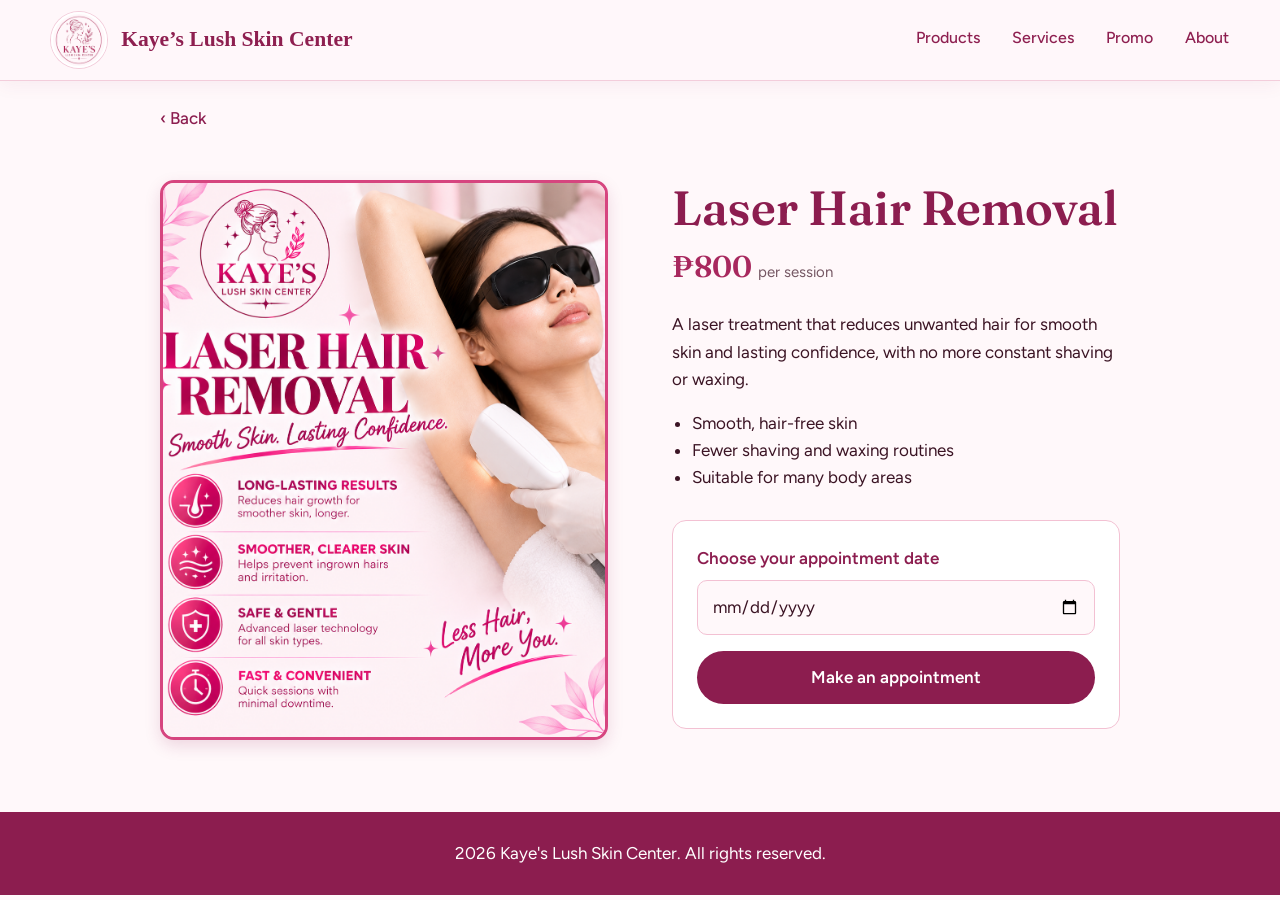
<file: laser-hair-removal.html>
<!DOCTYPE html>
<html lang="en">
<head>
    <meta charset="UTF-8">
    <meta name="viewport" content="width=device-width, initial-scale=1.0">
    <title>Laser Hair Removal | Kaye's Lush Skin Center</title>
    <link rel="preconnect" href="https://fonts.googleapis.com">
    <link rel="preconnect" href="https://fonts.gstatic.com" crossorigin>
    <link href="https://fonts.googleapis.com/css2?family=Fraunces:opsz,wght@9..144,500;9..144,600&family=Figtree:wght@400;500;600&display=swap" rel="stylesheet">
    <link rel="stylesheet" href="pledge.css">
    <link rel="stylesheet" href="service.css">
</head>
<body data-service="Laser Hair Removal">
    <header class="site-header">
        <a class="site-brand" href="index.html">
            <img src="imgs/logo.png" alt="">
            <span>Kaye’s Lush Skin Center</span>
        </a>
        <nav class="site-nav">
            <a href="products.html">Products</a>
            <a href="index.html#services">Services</a>
            <a href="index.html#promo">Promo</a>
            <a href="index.html#about">About</a>
        </nav>
    </header>

    <main>
        <div class="back-wrap"><a class="back" href="index.html#packages">&#8249; Back</a></div>
        <section class="service">
            <img class="service-photo" src="imgs/laserHR.png" alt="Laser Hair Removal promo">
            <div class="service-info">
                <h1>Laser Hair Removal</h1>
                <p class="price">₱800 <small>per session</small></p>
                <p>A laser treatment that reduces unwanted hair for smooth skin and lasting confidence, with no more constant shaving or waxing.</p>
                <ul>
                    <li>Smooth, hair-free skin</li>
                    <li>Fewer shaving and waxing routines</li>
                    <li>Suitable for many body areas</li>
                </ul>
                <form class="booking" action="#confirmed" method="get">
                    <label for="appt-date">Choose your appointment date</label>
                    <input type="date" id="appt-date" name="date" required>
                    <button type="submit" class="btn">Make an appointment</button>
                    <p class="status" id="confirmed" role="status">Date chosen. We will contact you to confirm your appointment.</p>
                </form>
            </div>
        </section>
    </main>

    <footer>
        <p>2026 Kaye's Lush Skin Center. All rights reserved.</p>
    </footer>
</body>
</html>
</file>
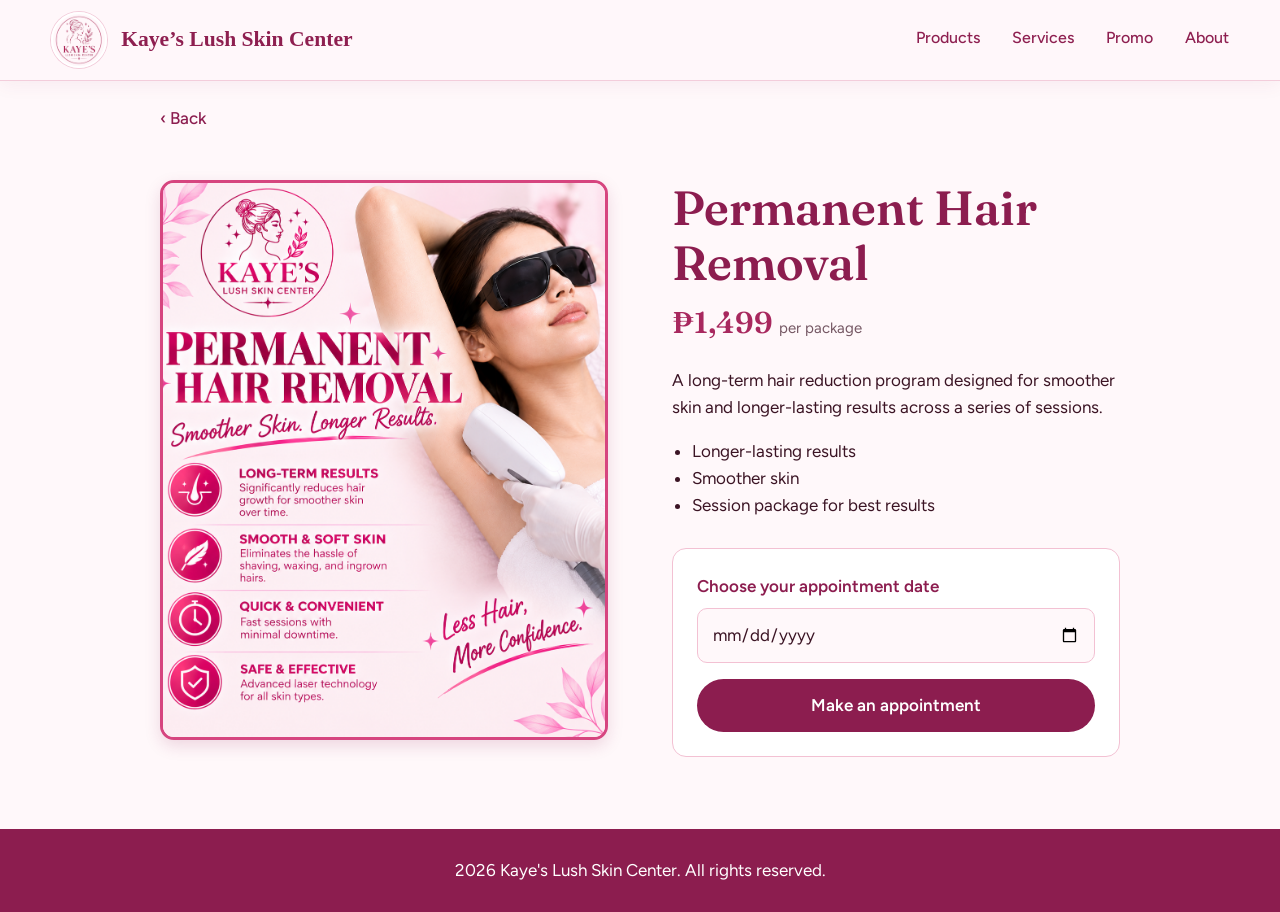
<file: permanent-hair-removal.html>
<!DOCTYPE html>
<html lang="en">
<head>
    <meta charset="UTF-8">
    <meta name="viewport" content="width=device-width, initial-scale=1.0">
    <title>Permanent Hair Removal | Kaye's Lush Skin Center</title>
    <link rel="preconnect" href="https://fonts.googleapis.com">
    <link rel="preconnect" href="https://fonts.gstatic.com" crossorigin>
    <link href="https://fonts.googleapis.com/css2?family=Fraunces:opsz,wght@9..144,500;9..144,600&family=Figtree:wght@400;500;600&display=swap" rel="stylesheet">
    <link rel="stylesheet" href="pledge.css">
    <link rel="stylesheet" href="service.css">
</head>
<body data-service="Permanent Hair Removal">
    <header class="site-header">
        <a class="site-brand" href="index.html">
            <img src="imgs/logo.png" alt="">
            <span>Kaye’s Lush Skin Center</span>
        </a>
        <nav class="site-nav">
            <a href="products.html">Products</a>
            <a href="index.html#services">Services</a>
            <a href="index.html#promo">Promo</a>
            <a href="index.html#about">About</a>
        </nav>
    </header>

    <main>
        <div class="back-wrap"><a class="back" href="index.html#packages">&#8249; Back</a></div>
        <section class="service">
            <img class="service-photo" src="imgs/permHR.png" alt="Permanent Hair Removal promo">
            <div class="service-info">
                <h1>Permanent Hair Removal</h1>
                <p class="price">₱1,499 <small>per package</small></p>
                <p>A long-term hair reduction program designed for smoother skin and longer-lasting results across a series of sessions.</p>
                <ul>
                    <li>Longer-lasting results</li>
                    <li>Smoother skin</li>
                    <li>Session package for best results</li>
                </ul>
                <form class="booking" action="#confirmed" method="get">
                    <label for="appt-date">Choose your appointment date</label>
                    <input type="date" id="appt-date" name="date" required>
                    <button type="submit" class="btn">Make an appointment</button>
                    <p class="status" id="confirmed" role="status">Date chosen. We will contact you to confirm your appointment.</p>
                </form>
            </div>
        </section>
    </main>

    <footer>
        <p>2026 Kaye's Lush Skin Center. All rights reserved.</p>
    </footer>
</body>
</html>
</file>
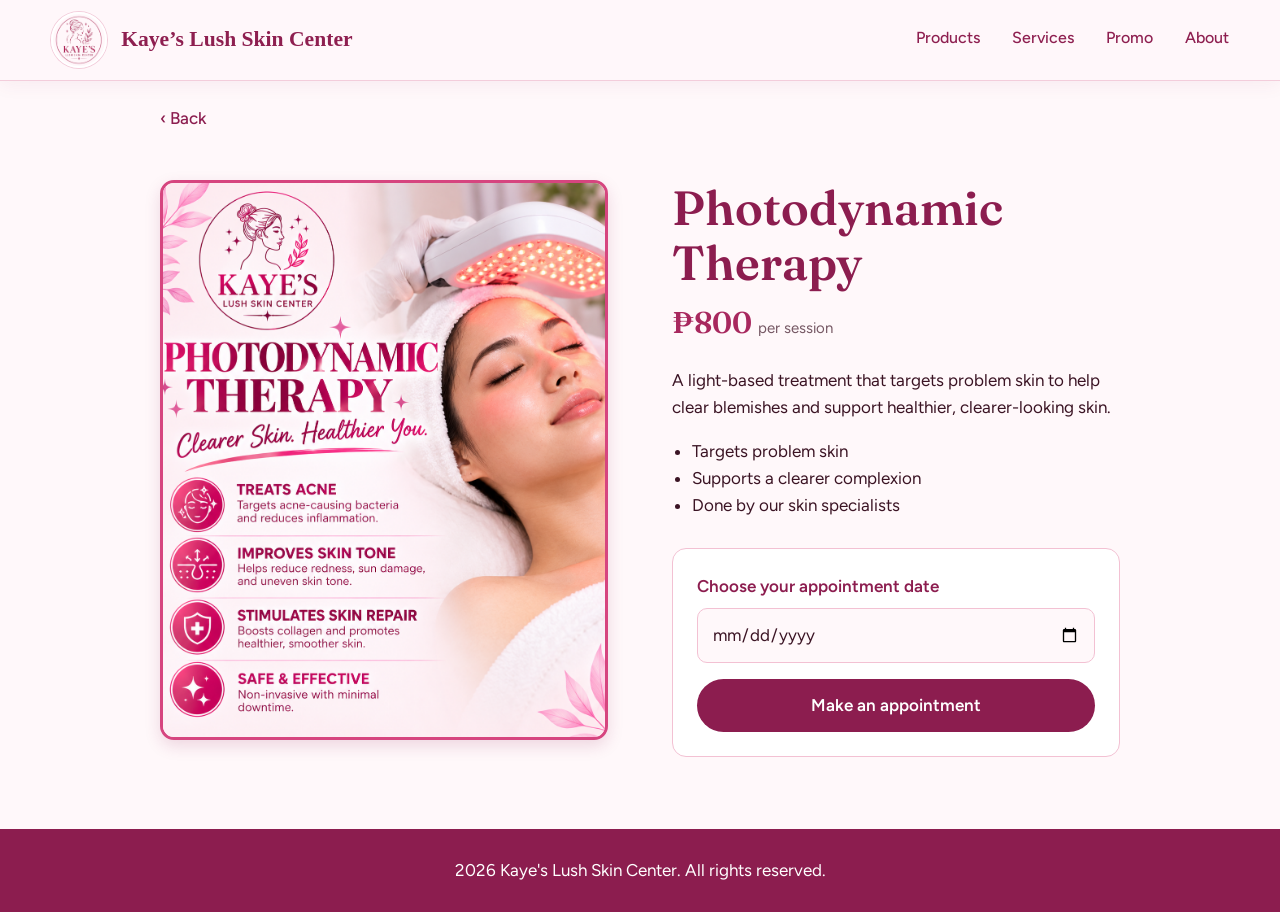
<file: photodynamic.html>
<!DOCTYPE html>
<html lang="en">
<head>
    <meta charset="UTF-8">
    <meta name="viewport" content="width=device-width, initial-scale=1.0">
    <title>Photodynamic Therapy | Kaye's Lush Skin Center</title>
    <link rel="preconnect" href="https://fonts.googleapis.com">
    <link rel="preconnect" href="https://fonts.gstatic.com" crossorigin>
    <link href="https://fonts.googleapis.com/css2?family=Fraunces:opsz,wght@9..144,500;9..144,600&family=Figtree:wght@400;500;600&display=swap" rel="stylesheet">
    <link rel="stylesheet" href="pledge.css">
    <link rel="stylesheet" href="service.css">
</head>
<body data-service="Photodynamic Therapy">
    <header class="site-header">
        <a class="site-brand" href="index.html">
            <img src="imgs/logo.png" alt="">
            <span>Kaye’s Lush Skin Center</span>
        </a>
        <nav class="site-nav">
            <a href="products.html">Products</a>
            <a href="index.html#services">Services</a>
            <a href="index.html#promo">Promo</a>
            <a href="index.html#about">About</a>
        </nav>
    </header>

    <main>
        <div class="back-wrap"><a class="back" href="pledge.html#packages">&#8249; Back</a></div>
        <section class="service">
            <img class="service-photo" src="imgs/pt.png" alt="Photodynamic Therapy promo">
            <div class="service-info">
                <h1>Photodynamic Therapy</h1>
                <p class="price">₱800 <small>per session</small></p>
                <p>A light-based treatment that targets problem skin to help clear blemishes and support healthier, clearer-looking skin.</p>
                <ul>
                    <li>Targets problem skin</li>
                    <li>Supports a clearer complexion</li>
                    <li>Done by our skin specialists</li>
                </ul>
                <form class="booking" action="#confirmed" method="get">
                    <label for="appt-date">Choose your appointment date</label>
                    <input type="date" id="appt-date" name="date" required>
                    <button type="submit" class="btn">Make an appointment</button>
                    <p class="status" id="confirmed" role="status">Date chosen. We will contact you to confirm your appointment.</p>
                </form>
            </div>
        </section>
    </main>

    <footer>
        <p>2026 Kaye's Lush Skin Center. All rights reserved.</p>
    </footer>
</body>
</html>
</file>
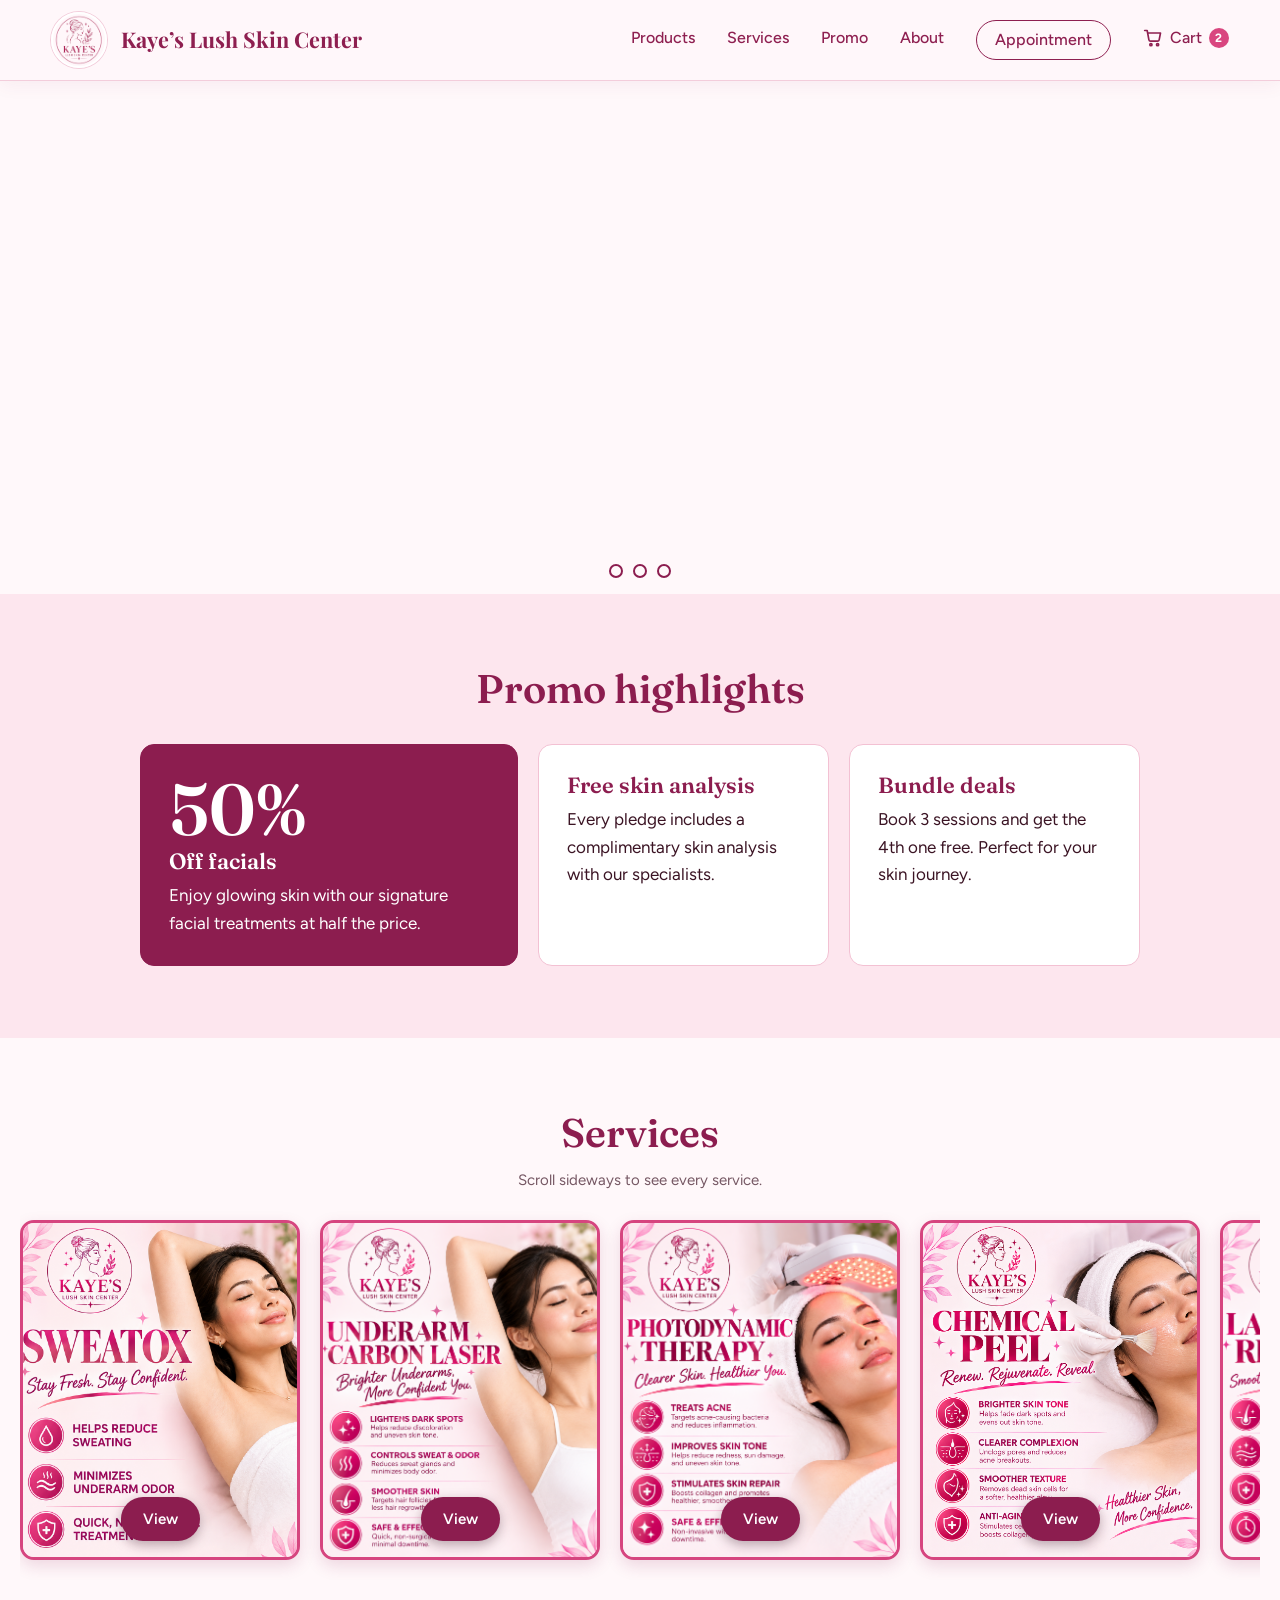
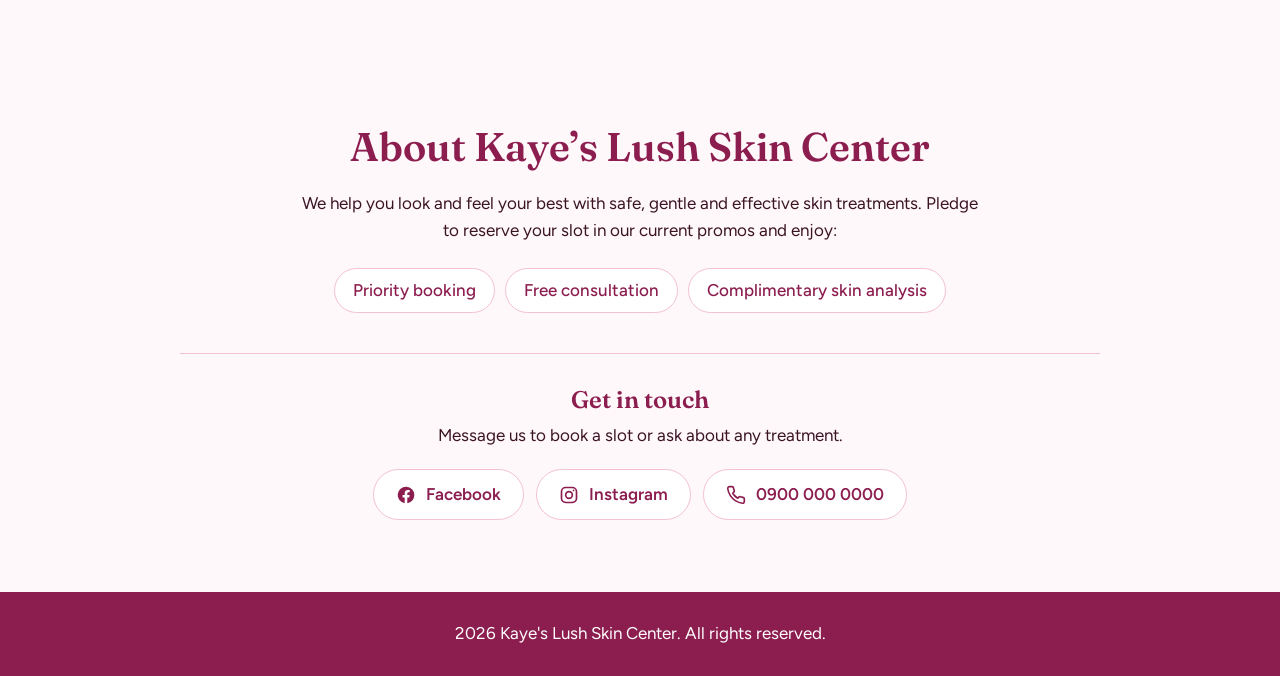
<file: pledge.html>
<!DOCTYPE html>
<html lang="en">
<head>
    <meta charset="UTF-8">
    <meta name="viewport" content="width=device-width, initial-scale=1.0">
    <title>Kaye's Lush Skin Center</title>
    <link rel="preconnect" href="https://fonts.googleapis.com">
    <link rel="preconnect" href="https://fonts.gstatic.com" crossorigin>
    <link href="https://fonts.googleapis.com/css2?family=Fraunces:opsz,wght@9..144,500;9..144,600&family=Figtree:wght@400;500;600;700&family=Playfair+Display:wght@700;800&display=swap" rel="stylesheet">
    <link rel="stylesheet" href="pledge.css">
</head>
<body>
    <header class="site-header">
        <a class="site-brand" href="pledge.html">
            <img src="imgs/logo.png" alt="">
            <span>Kaye’s Lush Skin Center</span>
        </a>
        <nav class="site-nav">
            <a href="products.html">Products</a>
            <a href="pledge.html#services">Services</a>
            <a href="pledge.html#promo">Promo</a>
            <a href="pledge.html#about">About</a>
            <a class="nav-cta" href="appointment.html">Appointment</a>
            <a class="nav-cart" href="cart.html" aria-label="Cart, 2 items">
                <svg viewBox="0 0 24 24" aria-hidden="true" fill="none" stroke="currentColor" stroke-width="2" stroke-linecap="round" stroke-linejoin="round"><path d="M6 6h15l-1.6 8.2a2 2 0 0 1-2 1.6H9.1a2 2 0 0 1-2-1.6L5 3H2"/><circle cx="9.5" cy="20" r="1.3"/><circle cx="17.5" cy="20" r="1.3"/></svg>
                <span>Cart</span><span class="cart-count" aria-hidden="true">2</span>
            </a>
        </nav>
    </header>

    <main>
        <section class="hero" aria-label="Featured promos">
            <div class="slides">
                <div class="slide slide-1">
                    <img class="hero-img" src="imgs/bgphoto.jpg" alt="" onerror="this.remove()">
                    <div class="hero-text">
                        <h1>Glow with confidence</h1>
                        <p>Pledge today and enjoy exclusive promos up to 50% off all skin treatments.</p>
                        <a class="btn" href="#packages">See services</a>
                    </div>
                    <label class="slider-arrow prev" for="s3" aria-label="Previous slide">&#8249;</label>
                    <label class="slider-arrow next" for="s2" aria-label="Next slide">&#8250;</label>
                </div>
                <div class="slide slide-2">
                    <img class="hero-img" src="imgs/slider_2.png" alt="" onerror="this.remove()">
                    <div class="hero-text">
                        <h1>Half-price facials</h1>
                        <p>Our signature facial treatments at 50% off, plus a free skin analysis with every pledge.</p>
                        <a class="btn" href="#packages">See services</a>
                    </div>
                    <label class="slider-arrow prev" for="s1" aria-label="Previous slide">&#8249;</label>
                    <label class="slider-arrow next" for="s3" aria-label="Next slide">&#8250;</label>
                </div>
                <div class="slide slide-3">
                    <img class="hero-img" src="imgs/slider_3.jpeg" alt="" onerror="this.remove()">
                    <div class="hero-text">
                        <h1>Unlock Your Natural Glow</h1>
                        <p>Nourish your skin with luxurious, lightweight care designed for a flawless finish.</p>
                        <a class="btn" href="product.html">Go to products</a>
                    </div>
                    <label class="slider-arrow prev" for="s2" aria-label="Previous slide">&#8249;</label>
                    <label class="slider-arrow next" for="s1" aria-label="Next slide">&#8250;</label>
                </div>
            </div>
            <div class="slider-dots" role="radiogroup" aria-label="Choose slide">
                <input type="radio" name="slide" id="s1" aria-label="Slide 1"><label class="dot dot-1" for="s1"></label>
                <input type="radio" name="slide" id="s2" aria-label="Slide 2"><label class="dot dot-2" for="s2"></label>
                <input type="radio" name="slide" id="s3" aria-label="Slide 3"><label class="dot dot-3" for="s3"></label>
            </div>
        </section>

        <section id="promo" class="section alt">
            <h2>Promo highlights</h2>
            <div class="cards">
                <div class="card card-feature">
                    <p class="card-big">50%</p>
                    <h3>Off facials</h3>
                    <p>Enjoy glowing skin with our signature facial treatments at half the price.</p>
                </div>
                <div class="card">
                    <h3>Free skin analysis</h3>
                    <p>Every pledge includes a complimentary skin analysis with our specialists.</p>
                </div>
                <div class="card">
                    <h3>Bundle deals</h3>
                    <p>Book 3 sessions and get the 4th one free. Perfect for your skin journey.</p>
                </div>
            </div>
        </section>

        <section id="services" class="section wide">
            <h2>Services</h2>
            <p class="hint">Scroll sideways to see every service.</p>
            <div class="scroll-container" tabindex="0" aria-label="Promo packages">
            <article class="image-box has-photo">
            <img class="box-photo" src="imgs/sweatox.png" alt="Sweatox promo: stay fresh, stay confident. Helps reduce sweating, minimizes underarm odor, quick non-surgical treatment.">
            <h3 class="sr-only">Sweatox</h3>
            <a class="box-link" href="sweatox.html">
            <span class="box-btn">View<span class="sr-only">: Sweatox</span></span></a></article>
                <article class="image-box has-photo">
                    <img class="box-photo" src="imgs/undlaser.png" alt="Underarm Carbon Laser promo: brighter underarms, more confident you.">
                    <h3 class="sr-only">Underarm Carbon Laser</h3>
                    <a class="box-link" href="undlaser.html">
                        <span class="box-btn">View<span class="sr-only">: Underarm Carbon Laser</span></span>
                    </a>
                </article>
                <article class="image-box has-photo">
                    <img class="box-photo" src="imgs/pt.png" alt="Photodynamic Therapy promo: clearer skin, healthier you.">
                    <h3 class="sr-only">Photodynamic Therapy</h3>
                    <a class="box-link" href="photodynamic.html">
                        <span class="box-btn">View<span class="sr-only">: Photodynamic Therapy</span></span>
                    </a>
                </article>
                <article class="image-box has-photo photo-left">
                    <img class="box-photo" src="imgs/cp.png" alt="Chemical Peel promo: renew, rejuvenate, reveal.">
                    <h3 class="sr-only">Chemical Peel</h3>
                    <a class="box-link" href="chemical-peel.html">
                        <span class="box-btn">View<span class="sr-only">: Chemical Peel</span></span>
                    </a>
                </article>
                <article class="image-box has-photo">
                    <img class="box-photo" src="imgs/laserHR.png" alt="Laser Hair Removal promo: smooth skin, lasting confidence.">
                    <h3 class="sr-only">Laser Hair Removal</h3>
                    <a class="box-link" href="laser-hair-removal.html">
                        <span class="box-btn">View<span class="sr-only">: Laser Hair Removal</span></span>
                    </a>
                </article>
                <article class="image-box has-photo">
                    <img class="box-photo" src="imgs/permHR.png" alt="Permanent Hair Removal promo: smoother skin, longer results.">
                    <h3 class="sr-only">Permanent Hair Removal</h3>
                    <a class="box-link" href="permanent-hair-removal.html">
                        <span class="box-btn">View<span class="sr-only">: Permanent Hair Removal</span></span>
                    </a>
                </article>
            </div>
        </section>

         <section id="about" class="section about">
            <div class="about-text">
                <h2>About Kaye’s Lush Skin Center</h2>
                <p class="lead">We help you look and feel your best with safe, gentle and effective skin treatments. Pledge to reserve your slot in our current promos and enjoy:</p>
                <ul class="perks">
                    <li>Priority booking</li>
                    <li>Free consultation</li>
                    <li>Complimentary skin analysis</li>
                </ul>
                <div class="contact">
                    <h3>Get in touch</h3>
                    <p>Message us to book a slot or ask about any treatment.</p>
                    <ul class="contact-links">
                        <li>
                            <a href="https://www.facebook.com/kaye.portugal.5" target="_blank" rel="noopener">
                                <svg viewBox="0 0 24 24" width="20" height="20" aria-hidden="true" fill="currentColor"><path d="M22 12a10 10 0 1 0-11.56 9.88v-6.99H7.9V12h2.54V9.8c0-2.5 1.49-3.89 3.77-3.89 1.09 0 2.24.2 2.24.2v2.46h-1.26c-1.24 0-1.63.77-1.63 1.56V12h2.78l-.44 2.89h-2.34v6.99A10 10 0 0 0 22 12z"/></svg>
                                <span>Facebook</span>
                            </a>
                        </li>
                        <li>
                            <a href="https://www.instagram.com/kaye.portugal.5" target="_blank" rel="noopener">
                                <svg viewBox="0 0 24 24" width="20" height="20" aria-hidden="true" fill="none" stroke="currentColor" stroke-width="2" stroke-linecap="round" stroke-linejoin="round"><rect x="3" y="3" width="18" height="18" rx="5"/><circle cx="12" cy="12" r="4"/><circle cx="17.5" cy="6.5" r="1" fill="currentColor" stroke="none"/></svg>
                                <span>Instagram</span>
                            </a>
                        </li>
                        <li>
                            <a href="tel:+639000000000">
                                <svg viewBox="0 0 24 24" width="20" height="20" aria-hidden="true" fill="none" stroke="currentColor" stroke-width="2" stroke-linecap="round" stroke-linejoin="round"><path d="M22 16.9v3a2 2 0 0 1-2.2 2 19.8 19.8 0 0 1-8.6-3.1 19.5 19.5 0 0 1-6-6A19.8 19.8 0 0 1 2.1 4.2 2 2 0 0 1 4.1 2h3a2 2 0 0 1 2 1.7c.1 1 .4 1.9.7 2.8a2 2 0 0 1-.5 2.1L8.1 9.9a16 16 0 0 0 6 6l1.3-1.3a2 2 0 0 1 2.1-.4c.9.3 1.8.6 2.8.7a2 2 0 0 1 1.7 2z"/></svg>
                                <span>0900 000 0000</span>
                            </a>
                        </li>
                    </ul>
                </div>
            </div>
        </section>
    </main>

    <footer>
        <p>2026 Kaye's Lush Skin Center. All rights reserved.</p>
    </footer>
</body>
</html>
</file>
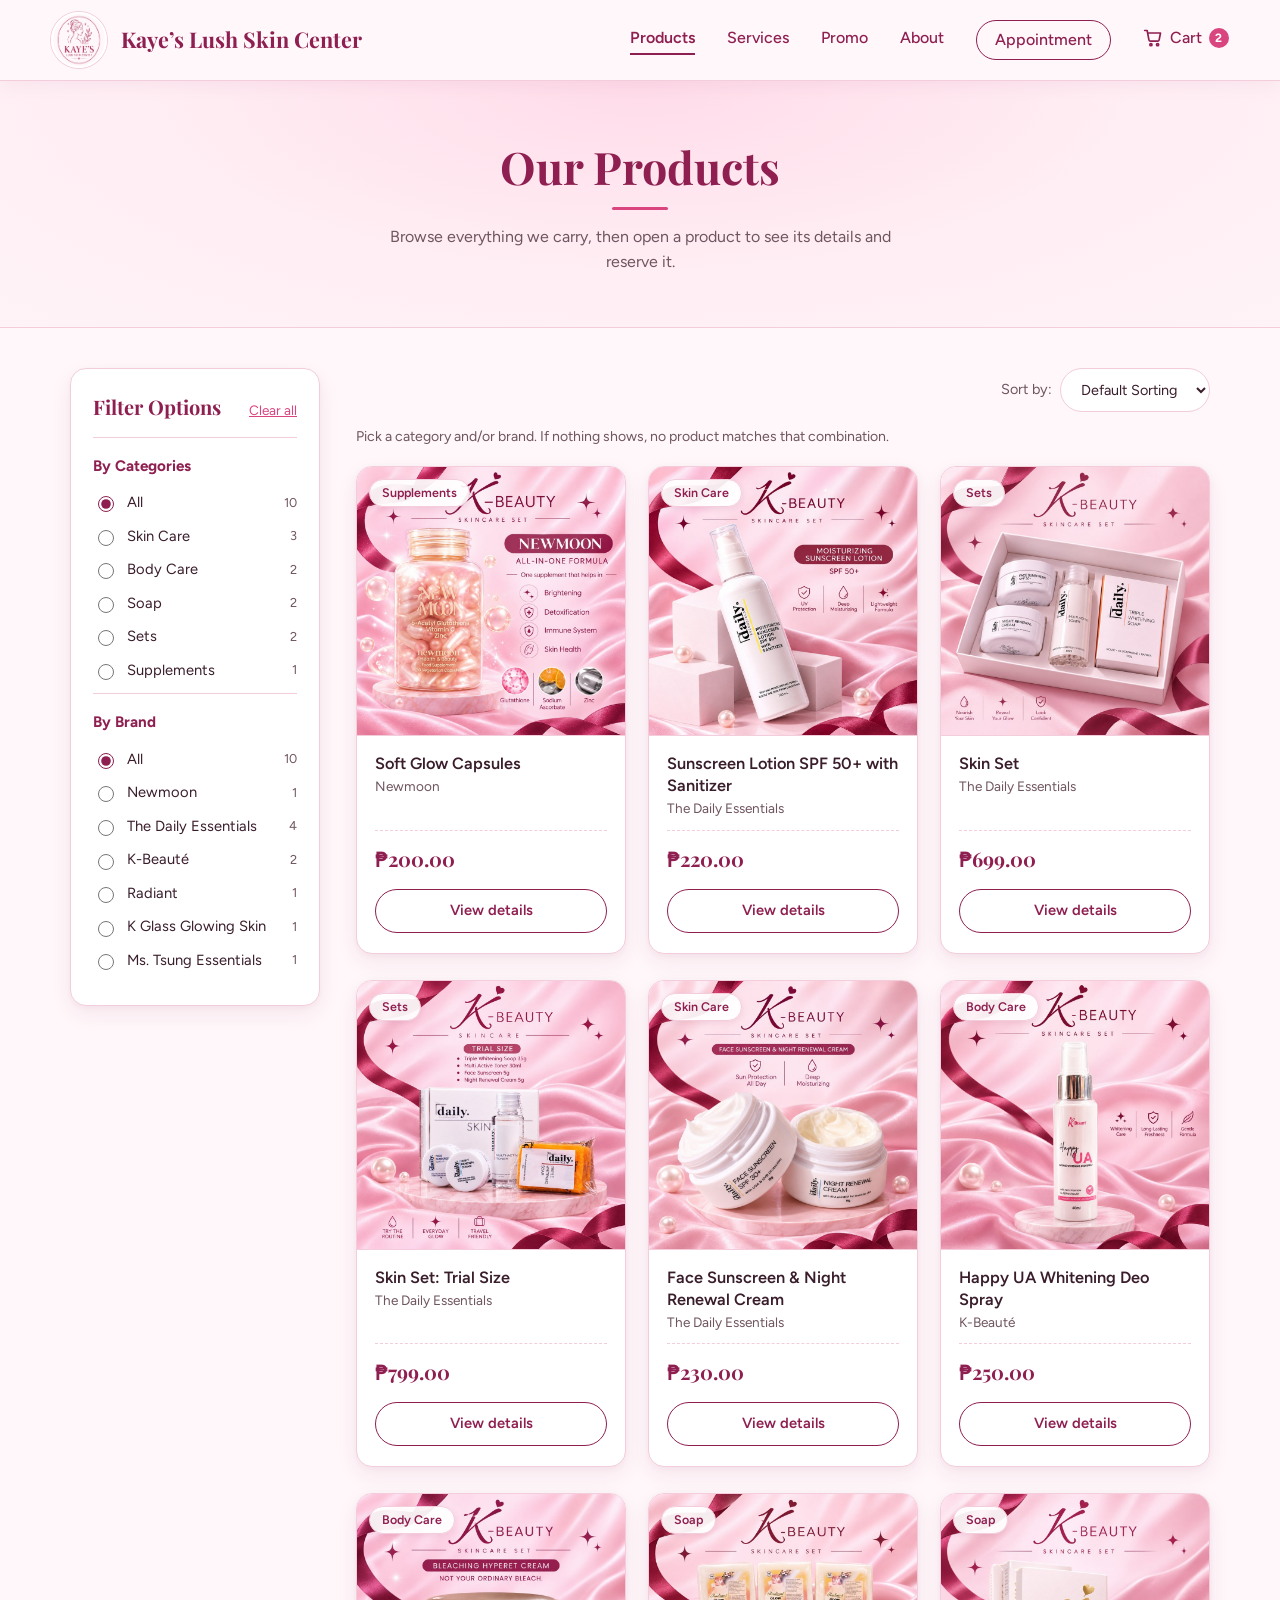
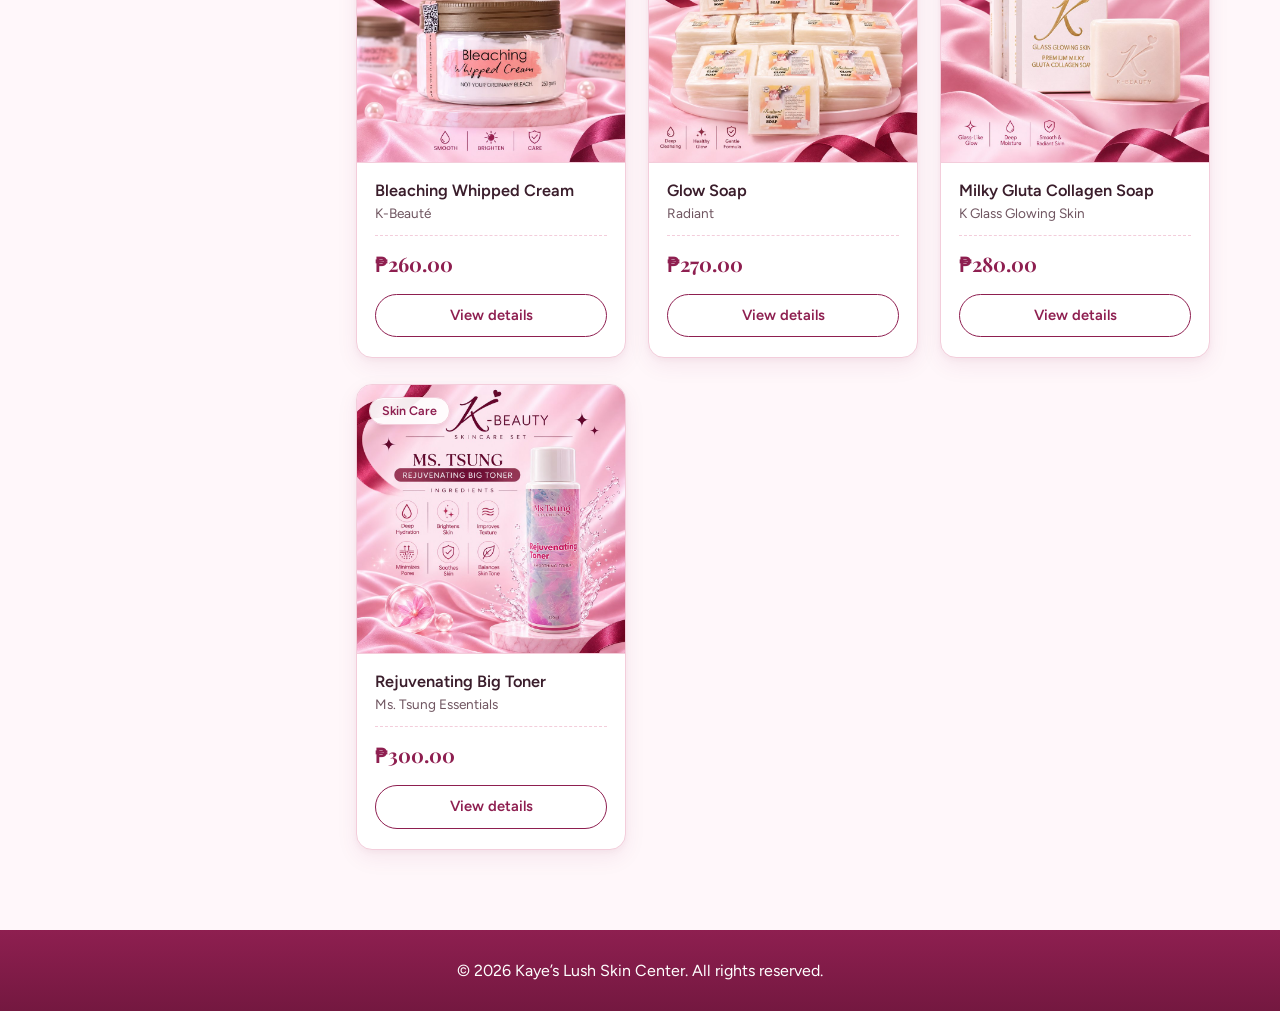
<file: products.html>
<!DOCTYPE html>
<html lang="en">
<head>
    <meta charset="UTF-8">
    <meta name="viewport" content="width=device-width, initial-scale=1.0">
    <title>Products | Kaye’s Lush Skin Center</title>
    <link rel="preconnect" href="https://fonts.googleapis.com">
    <link rel="preconnect" href="https://fonts.gstatic.com" crossorigin>
    <link href="https://fonts.googleapis.com/css2?family=Figtree:wght@400;500;600;700&family=Playfair+Display:wght@700;800&display=swap" rel="stylesheet">
    <style>
        :root {
            --bg: #fff7fa;
            --maroon: #8e1f50;
            --pink: #d9467f;
            --ink: #3a1d2b;
            --muted: #6f5560;
            --line: #f3cddb;
            --soft: #ffeef4;
            --shadow: 0 2px 6px rgba(142, 31, 80, .05), 0 8px 22px rgba(142, 31, 80, .07);
            --serif: "Playfair Display", Georgia, "Times New Roman", serif;
            --sans: "Figtree", "Segoe UI", Arial, sans-serif;
            --pad: clamp(16px, 4vw, 54px);
        }
        * { box-sizing: border-box; }
        html { scroll-behavior: smooth; -webkit-text-size-adjust: 100%; }
        body { margin: 0; background: var(--bg); color: var(--ink); font-family: var(--sans); line-height: 1.6; min-height: 100vh; display: flex; flex-direction: column; overflow-x: hidden; }
        img { max-width: 100%; }
        a { color: var(--maroon); text-decoration: none; }
        a:focus-visible, button:focus-visible, input:focus-visible, select:focus-visible { outline: 3px solid var(--maroon); outline-offset: 2px; }
        @media (prefers-reduced-motion: reduce) { html { scroll-behavior: auto; } * { transition: none !important; } }

        /* Header */
        .site-header { position: sticky; top: 0; z-index: 10; display: flex; flex-wrap: wrap; align-items: center; justify-content: space-between; gap: 8px clamp(12px, 3vw, 32px); padding: 12px var(--pad); background: rgba(255, 247, 250, .94); backdrop-filter: blur(8px); border-bottom: 1px solid var(--line); box-shadow: 0 4px 18px rgba(142, 31, 80, .06); }
        .site-brand { display: flex; align-items: center; gap: clamp(8px, 1.5vw, 14px); min-width: 0; }
        .site-brand img { width: clamp(42px, 5vw, 56px); height: clamp(42px, 5vw, 56px); border-radius: 50%; display: block; flex: none; border: 2px solid #fff; box-shadow: 0 0 0 1px var(--line); }
        .site-brand span { font-family: var(--serif); font-weight: 700; font-size: clamp(1.05rem, 1.2vw + .7rem, 1.35rem); line-height: 1.2; color: var(--maroon); }
        .site-nav { display: flex; gap: 6px clamp(14px, 2.5vw, 32px); flex-wrap: wrap; justify-content: flex-end; font-size: clamp(.88rem, .3vw + .8rem, 1rem); }
        .site-nav a { color: var(--maroon); font-weight: 500; padding-bottom: 2px; border-bottom: 2px solid transparent; transition: color .2s, border-color .2s; }
        .site-nav a:hover { color: var(--pink); border-bottom-color: var(--line); }
        .site-nav a[aria-current="page"] { border-bottom-color: var(--maroon); font-weight: 600; }

        /* Nav: Appointment button + Cart */
        .site-nav { align-items: center; }
        .site-nav a.nav-cta { padding: 6px 18px; border: 1.5px solid var(--maroon); border-radius: 999px; }
        .site-nav a.nav-cta:hover { background: var(--maroon); border-color: var(--maroon); color: #fff; }
        .site-nav a.nav-cta[aria-current="page"] { background: var(--maroon); color: #fff; }
        .site-nav a.nav-cart { display: inline-flex; align-items: center; gap: 7px; }
        .site-nav a.nav-cart svg { width: 20px; height: 20px; flex: none; }
        .cart-count { display: inline-grid; place-items: center; min-width: 20px; height: 20px; padding: 0 6px; border-radius: 999px; background: var(--pink); color: #fff; font-size: .75rem; font-weight: 700; line-height: 1; }

        /* Page title */
        .page-head { background: radial-gradient(ellipse at 50% 0%, #ffdbe9 0%, var(--soft) 55%, #fff3f7 100%); border-bottom: 1px solid var(--line); text-align: center; padding: clamp(36px, 7vw, 60px) var(--pad) clamp(32px, 6vw, 52px); }
        .page-head h1 { font-family: var(--serif); font-weight: 700; font-size: clamp(2rem, 5vw, 2.8rem); line-height: 1.15; color: var(--maroon); margin: 0 0 14px; }
        .page-head h1::after { content: ""; display: block; width: 56px; height: 3px; border-radius: 3px; background: var(--pink); margin: 14px auto 0; }
        .page-head p { margin: 0 auto; max-width: 52ch; color: var(--muted); }

        /* Layout */
        main { flex: 1; width: 100%; max-width: 1180px; margin: 0 auto; padding: clamp(24px, 4vw, 40px) clamp(14px, 3vw, 20px) clamp(48px, 8vw, 80px); }
        .shop { display: grid; grid-template-columns: minmax(210px, 250px) minmax(0, 1fr); gap: clamp(20px, 3vw, 36px); align-items: start; }
        .results { min-width: 0; }

        /* Filters */
        .filters { position: sticky; top: 96px; background: #fff; border: 1px solid var(--line); border-radius: 16px; padding: 22px; box-shadow: var(--shadow); }
        .filters-head { display: flex; justify-content: space-between; align-items: baseline; padding-bottom: 14px; }
        .filters h2 { font-family: var(--serif); font-size: 1.25rem; color: var(--maroon); margin: 0; }
        .clear-link { font-size: .85rem; color: var(--pink); text-decoration: underline; }
        .filter-group { padding: 16px 0 6px; border-top: 1px solid var(--line); }
        .filter-group h3 { margin: 0 0 8px; font-size: .95rem; color: var(--maroon); }
        .filter-group label { display: flex; align-items: center; gap: 10px; padding: 5px 8px; margin: 0 -8px; border-radius: 8px; font-size: .92rem; cursor: pointer; transition: background .15s; }
        .filter-group label:hover { background: var(--soft); }
        .filter-group label span { margin-left: auto; font-size: .8rem; color: var(--muted); }
        .filter-group input { accent-color: var(--maroon); width: 16px; height: 16px; flex: none; }
        .ftoggle { display: none; }
        .filter-toggle { display: none; width: 100%; margin-bottom: 16px; padding: 12px 18px; border: 1px solid var(--line); border-radius: 999px; background: #fff; color: var(--maroon); font: inherit; font-weight: 600; text-align: center; cursor: pointer; }

        /* Toolbar */
        .toolbar { display: flex; align-items: center; justify-content: flex-end; gap: 12px 14px; flex-wrap: wrap; margin-bottom: 14px; }
        .sort { display: flex; align-items: center; gap: 8px; font-size: .9rem; color: var(--muted); flex: 0 1 auto; }
        .sort select { min-width: 0; max-width: 100%; padding: 11px 16px; border-radius: 999px; border: 1px solid var(--line); background: #fff; color: var(--ink); font: inherit; }
        .sort select:focus { border-color: var(--pink); }
        .hint { margin: 0 0 18px; font-size: .88rem; color: var(--muted); }

        /* Product grid */
        .product-grid { display: grid; grid-template-columns: repeat(auto-fill, minmax(min(100%, 210px), 1fr)); gap: clamp(16px, 2.5vw, 26px) clamp(14px, 2vw, 22px); }
        .product { display: flex; flex-direction: column; min-width: 0; background: #fff; border: 1px solid var(--line); border-radius: 16px; overflow: hidden; box-shadow: var(--shadow); transition: box-shadow .25s, transform .25s, border-color .25s; }
        .product:hover { box-shadow: 0 14px 30px rgba(142, 31, 80, .18); transform: translateY(-4px); border-color: #ecaec6; }
        .thumb { position: relative; display: block; overflow: hidden; background: linear-gradient(145deg, #ffe6f0 0%, #ffc4da 100%); border-bottom: 1px solid var(--line); }
        .thumb img { display: block; width: 100%; aspect-ratio: 1 / 1; object-fit: cover; transition: transform .4s; }
        .product:hover .thumb img { transform: scale(1.05); }
        .badge { position: absolute; top: 12px; left: 12px; background: rgba(255, 255, 255, .92); color: var(--maroon); border: 1px solid var(--line); border-radius: 999px; padding: 3px 12px; font-size: .78rem; font-weight: 600; box-shadow: 0 2px 6px rgba(142, 31, 80, .1); }
        .meta { display: flex; flex-direction: column; flex: 1; padding: 16px 18px 20px; }
        .meta h3 { margin: 0 0 2px; font-size: 1.02rem; font-weight: 600; line-height: 1.35; overflow-wrap: anywhere; }
        .meta h3 a { color: var(--ink); }
        .meta h3 a:hover { color: var(--maroon); }
        .brand { margin: 0 0 10px; font-size: .85rem; color: var(--muted); }
        .price { font-family: var(--serif); font-weight: 700; font-size: 1.25rem; color: var(--maroon); margin: auto 0 14px; padding-top: 12px; border-top: 1px dashed var(--line); }
        .view { display: block; text-align: center; border: 1px solid var(--maroon); color: var(--maroon); border-radius: 999px; padding: 9px 16px; font-weight: 600; font-size: .92rem; transition: background .2s, color .2s; }
        .view:hover { background: var(--maroon); color: #fff; }

        /* CSS-only sorting (each card carries --az and --za order values) */
        .shop:has(#sortSelect option[value="az"]:checked) .product { order: var(--az); }
        .shop:has(#sortSelect option[value="za"]:checked) .product { order: var(--za); }

        /* CSS-only filtering (one category + one brand; both must match) */
        .shop:has(#c-skin:checked) .product:not(.c-skin),
        .shop:has(#c-body:checked) .product:not(.c-body),
        .shop:has(#c-soap:checked) .product:not(.c-soap),
        .shop:has(#c-sets:checked) .product:not(.c-sets),
        .shop:has(#c-supp:checked) .product:not(.c-supp),
        .shop:has(#b-newmoon:checked) .product:not(.b-newmoon),
        .shop:has(#b-daily:checked) .product:not(.b-daily),
        .shop:has(#b-kbeaute:checked) .product:not(.b-kbeaute),
        .shop:has(#b-radiant:checked) .product:not(.b-radiant),
        .shop:has(#b-kglass:checked) .product:not(.b-kglass),
        .shop:has(#b-tsung:checked) .product:not(.b-tsung) { display: none; }

        /* Footer */
        footer { background: linear-gradient(180deg, #8e1f50 0%, #741840 100%); color: #fff; text-align: center; padding: 28px var(--pad); font-size: clamp(.85rem, 1vw + .6rem, 1rem); }
        footer p { margin: 0; }

        @media (max-width: 900px) {
            .shop { grid-template-columns: minmax(0, 1fr); }
            .filter-toggle { display: block; }
            .filters { position: static; display: none; margin-bottom: 20px; }
            .ftoggle:checked ~ .filters { display: block; }
        }
        @media (max-width: 720px) {
            .site-header { justify-content: center; }
            .site-nav { justify-content: center; }
        }
        @media (max-width: 480px) {
            .sort { width: 100%; }
            .sort select { flex: 1; }
            .meta { padding: 14px 14px 18px; }
        }
    </style>
</head>
<body>
    <header class="site-header">
        <a class="site-brand" href="index.html">
            <img src="assets/logo.png" alt="">
            <span>Kaye’s Lush Skin Center</span>
        </a>
        <nav class="site-nav">
            <a href="products.html" aria-current="page">Products</a>
            <a href="index.html#services">Services</a>
            <a href="index.html#promo">Promo</a>
            <a href="index.html#about">About</a>
            <a class="nav-cta" href="appointment.html">Appointment</a>
            <a class="nav-cart" href="cart.html" aria-label="Cart, 2 items">
                <svg viewBox="0 0 24 24" aria-hidden="true" fill="none" stroke="currentColor" stroke-width="2" stroke-linecap="round" stroke-linejoin="round"><path d="M6 6h15l-1.6 8.2a2 2 0 0 1-2 1.6H9.1a2 2 0 0 1-2-1.6L5 3H2"/><circle cx="9.5" cy="20" r="1.3"/><circle cx="17.5" cy="20" r="1.3"/></svg>
                <span>Cart</span><span class="cart-count" aria-hidden="true">2</span>
            </a>
        </nav>
    </header>

    <section class="page-head">
        <h1>Our Products</h1>
        <p>Browse everything we carry, then open a product to see its details and reserve it.</p>
    </section>

    <main>
        <div class="shop">
            <input type="checkbox" class="ftoggle" id="ftoggle">
            <label class="filter-toggle" for="ftoggle">Show / hide filters</label>

            <aside class="filters" id="filters">
                <div class="filters-head">
                    <h2>Filter Options</h2>
                    <a class="clear-link" href="products.html">Clear all</a>
                </div>
                <div class="filter-group">
                    <h3>By Categories</h3>
                    <label><input type="radio" name="cat" id="c-all" checked> All <span>10</span></label>
                    <label><input type="radio" name="cat" id="c-skin"> Skin Care <span>3</span></label>
                    <label><input type="radio" name="cat" id="c-body"> Body Care <span>2</span></label>
                    <label><input type="radio" name="cat" id="c-soap"> Soap <span>2</span></label>
                    <label><input type="radio" name="cat" id="c-sets"> Sets <span>2</span></label>
                    <label><input type="radio" name="cat" id="c-supp"> Supplements <span>1</span></label>
                </div>
                <div class="filter-group">
                    <h3>By Brand</h3>
                    <label><input type="radio" name="brand" id="b-all" checked> All <span>10</span></label>
                    <label><input type="radio" name="brand" id="b-newmoon"> Newmoon <span>1</span></label>
                    <label><input type="radio" name="brand" id="b-daily"> The Daily Essentials <span>4</span></label>
                    <label><input type="radio" name="brand" id="b-kbeaute"> K-Beauté <span>2</span></label>
                    <label><input type="radio" name="brand" id="b-radiant"> Radiant <span>1</span></label>
                    <label><input type="radio" name="brand" id="b-kglass"> K Glass Glowing Skin <span>1</span></label>
                    <label><input type="radio" name="brand" id="b-tsung"> Ms. Tsung Essentials <span>1</span></label>
                </div>
            </aside>

            <div class="results">
                <div class="toolbar">
                    <label class="sort">Sort by:
                        <select id="sortSelect">
                            <option value="default">Default Sorting</option>
                            <option value="az">Name: A to Z</option>
                            <option value="za">Name: Z to A</option>
                        </select>
                    </label>
                </div>

                <p class="hint">Pick a category and/or brand. If nothing shows, no product matches that combination.</p>

                <div class="product-grid">
                    <article class="product c-supp b-newmoon" style="--az:9;--za:2">
                        <a class="thumb" href="detailedproducts.html#newmoon-soft-glow" aria-label="Soft Glow Capsules"><img src="assets/products/newmoon-soft-glow.jpg" alt="Soft Glow Capsules" loading="lazy"><span class="badge">Supplements</span></a>
                        <div class="meta"><h3><a href="detailedproducts.html#newmoon-soft-glow">Soft Glow Capsules</a></h3><p class="brand">Newmoon</p><p class="price">₱200.00</p><a class="view" href="detailedproducts.html#newmoon-soft-glow">View details</a></div>
                    </article>
                    <article class="product c-skin b-daily" style="--az:10;--za:1">
                        <a class="thumb" href="detailedproducts.html#sunscreen-lotion" aria-label="Sunscreen Lotion SPF 50+ with Sanitizer"><img src="assets/products/daily-sunscreen-lotion.jpg" alt="Sunscreen Lotion SPF 50+ with Sanitizer" loading="lazy"><span class="badge">Skin Care</span></a>
                        <div class="meta"><h3><a href="detailedproducts.html#sunscreen-lotion">Sunscreen Lotion SPF 50+ with Sanitizer</a></h3><p class="brand">The Daily Essentials</p><p class="price">₱220.00</p><a class="view" href="detailedproducts.html#sunscreen-lotion">View details</a></div>
                    </article>
                    <article class="product c-sets b-daily" style="--az:7;--za:4">
                        <a class="thumb" href="detailedproducts.html#skin-set" aria-label="Skin Set"><img src="assets/products/daily-skin-set.jpg" alt="Skin Set" loading="lazy"><span class="badge">Sets</span></a>
                        <div class="meta"><h3><a href="detailedproducts.html#skin-set">Skin Set</a></h3><p class="brand">The Daily Essentials</p><p class="price">₱699.00</p><a class="view" href="detailedproducts.html#skin-set">View details</a></div>
                    </article>
                    <article class="product c-sets b-daily" style="--az:8;--za:3">
                        <a class="thumb" href="detailedproducts.html#skin-set-trial" aria-label="Skin Set: Trial Size"><img src="assets/products/daily-trial-size.jpg" alt="Skin Set: Trial Size" loading="lazy"><span class="badge">Sets</span></a>
                        <div class="meta"><h3><a href="detailedproducts.html#skin-set-trial">Skin Set: Trial Size</a></h3><p class="brand">The Daily Essentials</p><p class="price">₱799.00</p><a class="view" href="detailedproducts.html#skin-set-trial">View details</a></div>
                    </article>
                    <article class="product c-skin b-daily" style="--az:2;--za:9">
                        <a class="thumb" href="detailedproducts.html#sunscreen-night-cream" aria-label="Face Sunscreen &amp; Night Renewal Cream"><img src="assets/products/daily-sunscreen-night-cream.jpg" alt="Face Sunscreen &amp; Night Renewal Cream" loading="lazy"><span class="badge">Skin Care</span></a>
                        <div class="meta"><h3><a href="detailedproducts.html#sunscreen-night-cream">Face Sunscreen &amp; Night Renewal Cream</a></h3><p class="brand">The Daily Essentials</p><p class="price">₱230.00</p><a class="view" href="detailedproducts.html#sunscreen-night-cream">View details</a></div>
                    </article>
                    <article class="product c-body b-kbeaute" style="--az:4;--za:7">
                        <a class="thumb" href="detailedproducts.html#happy-ua" aria-label="Happy UA Whitening Deo Spray"><img src="assets/products/kbeaute-happy-ua.jpg" alt="Happy UA Whitening Deo Spray" loading="lazy"><span class="badge">Body Care</span></a>
                        <div class="meta"><h3><a href="detailedproducts.html#happy-ua">Happy UA Whitening Deo Spray</a></h3><p class="brand">K-Beauté</p><p class="price">₱250.00</p><a class="view" href="detailedproducts.html#happy-ua">View details</a></div>
                    </article>
                    <article class="product c-body b-kbeaute" style="--az:1;--za:10">
                        <a class="thumb" href="detailedproducts.html#bleaching-cream" aria-label="Bleaching Whipped Cream"><img src="assets/products/bleaching-cream.jpg" alt="Bleaching Whipped Cream" loading="lazy"><span class="badge">Body Care</span></a>
                        <div class="meta"><h3><a href="detailedproducts.html#bleaching-cream">Bleaching Whipped Cream</a></h3><p class="brand">K-Beauté</p><p class="price">₱260.00</p><a class="view" href="detailedproducts.html#bleaching-cream">View details</a></div>
                    </article>
                    <article class="product c-soap b-radiant" style="--az:3;--za:8">
                        <a class="thumb" href="detailedproducts.html#radiant-glow-soap" aria-label="Glow Soap"><img src="assets/products/radiant-glow-soap.jpg" alt="Glow Soap" loading="lazy"><span class="badge">Soap</span></a>
                        <div class="meta"><h3><a href="detailedproducts.html#radiant-glow-soap">Glow Soap</a></h3><p class="brand">Radiant</p><p class="price">₱270.00</p><a class="view" href="detailedproducts.html#radiant-glow-soap">View details</a></div>
                    </article>
                    <article class="product c-soap b-kglass" style="--az:5;--za:6">
                        <a class="thumb" href="detailedproducts.html#k-glass-soap" aria-label="Milky Gluta Collagen Soap"><img src="assets/products/k-glass-glowing-soap.jpg" alt="Milky Gluta Collagen Soap" loading="lazy"><span class="badge">Soap</span></a>
                        <div class="meta"><h3><a href="detailedproducts.html#k-glass-soap">Milky Gluta Collagen Soap</a></h3><p class="brand">K Glass Glowing Skin</p><p class="price">₱280.00</p><a class="view" href="detailedproducts.html#k-glass-soap">View details</a></div>
                    </article>
                    <article class="product c-skin b-tsung" style="--az:6;--za:5">
                        <a class="thumb" href="detailedproducts.html#ms-tsung-toner" aria-label="Rejuvenating Big Toner"><img src="assets/products/ms-tsung-toner.jpg" alt="Rejuvenating Big Toner" loading="lazy"><span class="badge">Skin Care</span></a>
                        <div class="meta"><h3><a href="detailedproducts.html#ms-tsung-toner">Rejuvenating Big Toner</a></h3><p class="brand">Ms. Tsung Essentials</p><p class="price">₱300.00</p><a class="view" href="detailedproducts.html#ms-tsung-toner">View details</a></div>
                    </article>
                </div>
            </div>
        </div>
    </main>

    <footer>
        <p>&copy; 2026 Kaye’s Lush Skin Center. All rights reserved.</p>
    </footer>
</body>
</html>
</file>
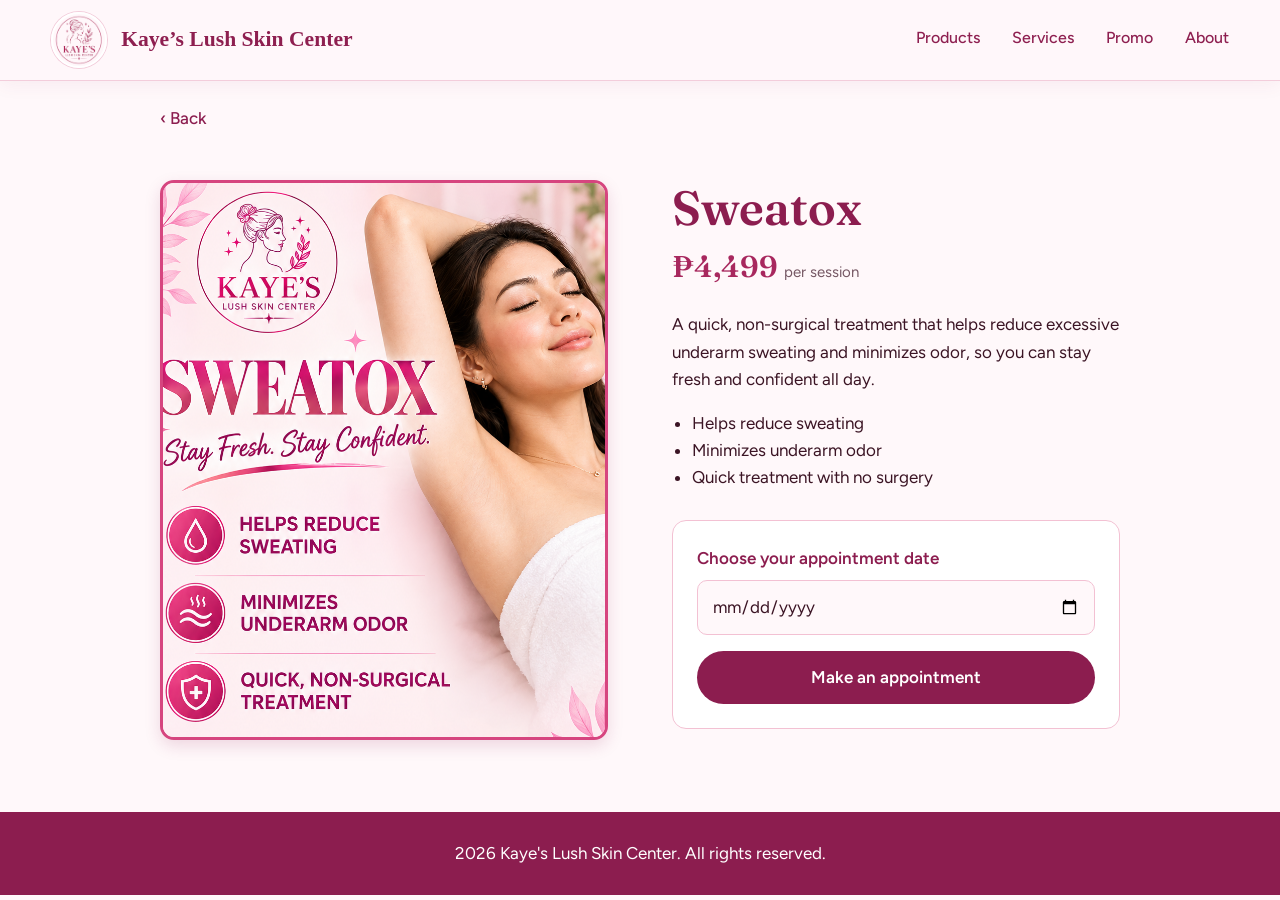
<file: sweatox.html>
<!DOCTYPE html>
<html lang="en">
<head>
    <meta charset="UTF-8">
    <meta name="viewport" content="width=device-width, initial-scale=1.0">
    <title>Sweatox | Kaye's Lush Skin Center</title>
    <link rel="preconnect" href="https://fonts.googleapis.com">
    <link rel="preconnect" href="https://fonts.gstatic.com" crossorigin>
    <link href="https://fonts.googleapis.com/css2?family=Fraunces:opsz,wght@9..144,500;9..144,600&family=Figtree:wght@400;500;600&display=swap" rel="stylesheet">
    <link rel="stylesheet" href="service.css">
    <link rel="stylesheet" href="pledge.css">
</head>
<body data-service="Sweatox">
   <header class="site-header">
        <a class="site-brand" href="index.html">
            <img src="imgs/logo.png" alt="">
            <span>Kaye’s Lush Skin Center</span>
        </a>
        <nav class="site-nav">
            <a href="products.html">Products</a>
            <a href="index.html#services">Services</a>
            <a href="index.html#promo">Promo</a>
            <a href="index.html#about">About</a>
        </nav>
    </header>

    <main>
        <div class="back-wrap"><a class="back" href="pledge.html#packages">&#8249; Back</a></div>
        <section class="service">
            <img class="service-photo" src="imgs/sweatox.png" alt="Sweatox promo">
            <div class="service-info">
                <h1>Sweatox</h1>
                <p class="price">₱4,499 <small>per session</small></p>
                <p>A quick, non-surgical treatment that helps reduce excessive underarm sweating and minimizes odor, so you can stay fresh and confident all day.</p>
                <ul>
                    <li>Helps reduce sweating</li>
                    <li>Minimizes underarm odor</li>
                    <li>Quick treatment with no surgery</li>
                </ul>
                <form class="booking" action="#confirmed" method="get">
                    <label for="appt-date">Choose your appointment date</label>
                    <input type="date" id="appt-date" name="date" required>
                    <button type="submit" class="btn">Make an appointment</button>
                    <p class="status" id="confirmed" role="status">Date chosen. We will contact you to confirm your appointment.</p>
                </form>
            </div>
        </section>
    </main>

    <footer>
        <p>2026 Kaye's Lush Skin Center. All rights reserved.</p>
    </footer>
</body>
</html>
</file>
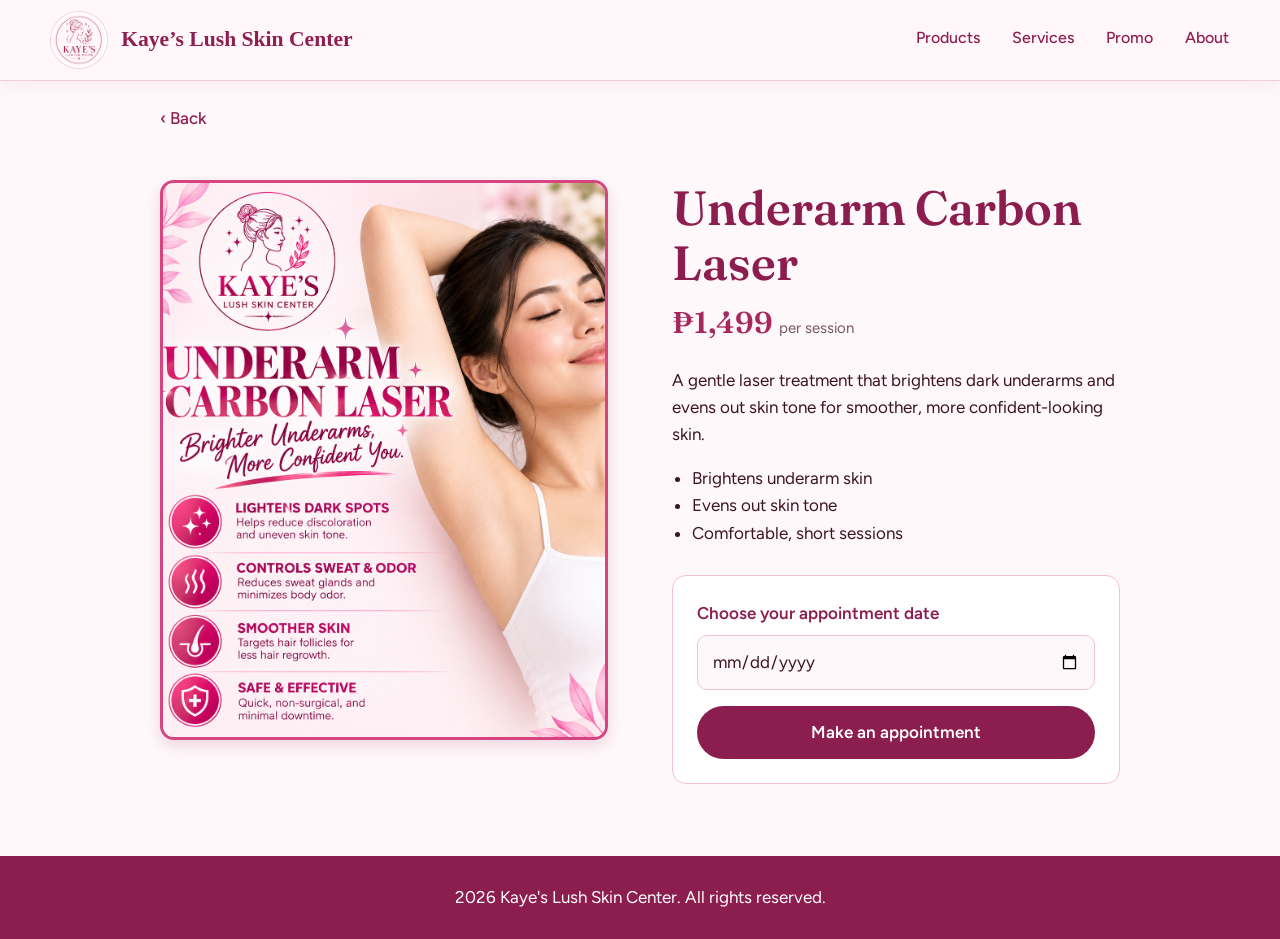
<file: undlaser.html>
<!DOCTYPE html>
<html lang="en">
<head>
    <meta charset="UTF-8">
    <meta name="viewport" content="width=device-width, initial-scale=1.0">
    <title>Underarm Carbon Laser | Kaye's Lush Skin Center</title>
    <link rel="preconnect" href="https://fonts.googleapis.com">
    <link rel="preconnect" href="https://fonts.gstatic.com" crossorigin>
    <link href="https://fonts.googleapis.com/css2?family=Fraunces:opsz,wght@9..144,500;9..144,600&family=Figtree:wght@400;500;600&display=swap" rel="stylesheet">
    <link rel="stylesheet" href="pledge.css">
    <link rel="stylesheet" href="service.css">
</head>
<body data-service="Underarm Carbon Laser">
    <header class="site-header">
        <a class="site-brand" href="index.html">
            <img src="imgs/logo.png" alt="">
            <span>Kaye’s Lush Skin Center</span>
        </a>
        <nav class="site-nav">
            <a href="products.html">Products</a>
            <a href="index.html#services">Services</a>
            <a href="index.html#promo">Promo</a>
            <a href="index.html#about">About</a>
        </nav>
    </header>

    <main>
        <div class="back-wrap"><a class="back" href="pledge.html#packages">&#8249; Back</a></div>
        <section class="service">
            <img class="service-photo" src="imgs/undlaser.png" alt="Underarm Carbon Laser promo">
            <div class="service-info">
                <h1>Underarm Carbon Laser</h1>
                <p class="price">₱1,499 <small>per session</small></p>
                <p>A gentle laser treatment that brightens dark underarms and evens out skin tone for smoother, more confident-looking skin.</p>
                <ul>
                    <li>Brightens underarm skin</li>
                    <li>Evens out skin tone</li>
                    <li>Comfortable, short sessions</li>
                </ul>
                <form class="booking" action="#confirmed" method="get">
                    <label for="appt-date">Choose your appointment date</label>
                    <input type="date" id="appt-date" name="date" required>
                    <button type="submit" class="btn">Make an appointment</button>
                    <p class="status" id="confirmed" role="status">Date chosen. We will contact you to confirm your appointment.</p>
                </form>
            </div>
        </section>
    </main>

    <footer>
        <p>2026 Kaye's Lush Skin Center. All rights reserved.</p>
    </footer>
</body>
</html>
</file>
<file: pledge.css>
:root {
    --berry: #8c1d4f;
    --rose: #d6457f;
    --rose-dark: #a8285e;
    --blush: #fde6ee;
    --petal: #fff8fa;
    --line: #f3c1d3;
    --ink: #3b1424;
    --radius: 14px;
}

* { box-sizing: border-box; }
html { scroll-behavior: smooth; scroll-padding-top: 80px; }

body {
    margin: 0;
    font-family: "Figtree", system-ui, sans-serif;
    font-size: 17px;
    line-height: 1.6;
    background-color: var(--petal);
    color: var(--ink);
}

h1, h2, h3 {
    font-family: "Fraunces", Georgia, serif;
    font-weight: 600;
    line-height: 1.15;
}

a:focus-visible, .scroll-container:focus-visible {
    outline: 3px solid var(--rose);
    outline-offset: 3px;
}

/* Header (same as products.html) */
.site-header {
    --maroon: #8e1f50;
    --pink: #d9467f;
    --line: #f3cddb;
    --serif: "Playfair Display", Georgia, "Times New Roman", serif;
    --pad: clamp(16px, 4vw, 54px);
    position: sticky; top: 0; z-index: 10; display: flex; flex-wrap: wrap; align-items: center; justify-content: space-between; gap: 8px clamp(12px, 3vw, 32px); padding: 12px var(--pad); background: rgba(255, 247, 250, .94); backdrop-filter: blur(8px); border-bottom: 1px solid var(--line); box-shadow: 0 4px 18px rgba(142, 31, 80, .06);
}
.site-brand { display: flex; align-items: center; gap: clamp(8px, 1.5vw, 14px); min-width: 0; color: var(--maroon); text-decoration: none; }
.site-brand img { width: clamp(42px, 5vw, 56px); height: clamp(42px, 5vw, 56px); object-fit: cover; border-radius: 50%; display: block; flex: none; border: 2px solid #fff; box-shadow: 0 0 0 1px var(--line); }
.site-brand span { font-family: var(--serif); font-weight: 700; font-size: clamp(1.05rem, 1.2vw + .7rem, 1.35rem); line-height: 1.2; color: var(--maroon); }
.site-nav { display: flex; gap: 6px clamp(14px, 2.5vw, 32px); flex-wrap: wrap; justify-content: flex-end; font-size: clamp(.88rem, .3vw + .8rem, 1rem); }
.site-nav a { color: var(--maroon); font-weight: 500; padding-bottom: 2px; border-bottom: 2px solid transparent; text-decoration: none; transition: color .2s, border-color .2s; }
.site-nav a:hover { color: var(--pink); border-bottom-color: var(--line); }
.site-nav a[aria-current="page"] { border-bottom-color: var(--maroon); font-weight: 600; }

/* Hero slider (CSS only) */
.hero {
    position: relative;
    background-color: var(--petal);
    color: var(--ink);
    overflow: hidden;
}
.slides { display: grid; }
.slide {
    grid-area: 1 / 1;
    position: relative;
    display: flex;
    align-items: center;
    justify-content: flex-end;
    min-height: 300px;
    opacity: 0;
    visibility: hidden;
    animation: slide-cycle 18s infinite;
}
.slide-1 { animation-delay: 0s; }
.slide-2 { animation-delay: -12s; background: linear-gradient(120deg, #ffd3e3 0%, #f7a9c6 100%); }
.slide-3 { animation-delay: -6s; background: linear-gradient(120deg, #fde6ee 0%, #e98ab0 100%); }
.hero:hover .slide, .hero:hover .dot, .hero:focus-within .slide, .hero:focus-within .dot { animation-play-state: paused; }

@keyframes slide-cycle {
    0%     { opacity: 0; visibility: visible; }
    3%     { opacity: 1; visibility: visible; }
    30%    { opacity: 1; visibility: visible; }
    33.3%  { opacity: 0; visibility: visible; }
    33.4%  { opacity: 0; visibility: hidden; }
    100%   { opacity: 0; visibility: hidden; }
}
@keyframes dot-cycle {
    0%, 33.3% { background-color: var(--berry); }
    33.4%, 100% { background-color: transparent; }
}

/* Once a visitor picks a slide, autoplay stops and their choice stays */
.hero:has(input:checked) .slide { animation: none; opacity: 0; visibility: hidden; }
.hero:has(#s1:checked) .slide-1,
.hero:has(#s2:checked) .slide-2,
.hero:has(#s3:checked) .slide-3 { opacity: 1; visibility: visible; }

.hero-img {
    position: absolute;
    inset: 0;
    width: 100%;
    height: 100%;
    object-fit: cover;
    object-position: left center;
}
.hero-text {
    position: relative;
    z-index: 1;
    max-width: 480px;
    padding: 32px clamp(20px, 6vw, 80px);
}
.hero-text h1 { font-size: clamp(36px, 5vw, 58px); margin: 0 0 14px; color: var(--berry); }
.hero-text p { font-size: 19px; margin: 0; }

.slider-arrow {
    position: absolute;
    top: 50%;
    transform: translateY(-50%);
    z-index: 2;
    display: flex;
    align-items: center;
    justify-content: center;
    width: 44px;
    height: 44px;
    border: 1px solid var(--line);
    border-radius: 50%;
    background: rgba(255, 255, 255, 0.9);
    color: var(--berry);
    font-size: 28px;
    line-height: 1;
    cursor: pointer;
    user-select: none;
    transition: background-color 0.2s;
}
.slider-arrow:hover { background-color: var(--blush); }
.slider-arrow.prev { left: 16px; }
.slider-arrow.next { right: 16px; }

.slider-dots {
    position: absolute;
    bottom: 16px;
    left: 50%;
    transform: translateX(-50%);
    z-index: 3;
    display: flex;
    gap: 10px;
}
.slider-dots input {
    position: absolute;
    width: 1px;
    height: 1px;
    opacity: 0;
}
.dot {
    width: 14px;
    height: 14px;
    border: 2px solid var(--berry);
    border-radius: 50%;
    background-color: transparent;
    cursor: pointer;
    animation: dot-cycle 18s infinite;
}
.dot-1 { animation-delay: 0s; }
.dot-2 { animation-delay: -12s; }
.dot-3 { animation-delay: -6s; }
.hero:has(input:checked) .dot { animation: none; }
#s1:checked + .dot, #s2:checked + .dot, #s3:checked + .dot { background-color: var(--berry); }
.slider-dots input:focus-visible + .dot { outline: 3px solid var(--rose); outline-offset: 3px; }

.btn {
    display: inline-block;
    margin-top: 24px;
    padding: 13px 30px;
    background-color: var(--berry);
    color: #fff;
    font-weight: 600;
    text-decoration: none;
    border-radius: 999px;
    transition: background-color 0.2s;
}
.btn:hover { background-color: var(--rose-dark); }

/* Sections */
.section {
    max-width: 960px;
    margin: 0 auto;
    padding: 72px 20px;
    text-align: center;
}
.section.wide { max-width: 1400px; }
.section.alt { max-width: none; background-color: var(--blush); }

h2 { margin: 0 0 20px; font-size: clamp(28px, 4vw, 40px); color: var(--berry); }
.lead { max-width: 62ch; margin: 0 auto 24px; }

.perks { justify-content: flex-start; }

.perks {
    display: flex;
    flex-wrap: wrap;
    justify-content: center;
    gap: 10px;
    margin: 0;
    padding: 0;
    list-style: none;
}
.perks li {
    padding: 8px 18px;
    border: 1px solid var(--line);
    border-radius: 999px;
    background: #fff;
    color: var(--berry);
    font-weight: 500;
}

/* Contact */
.contact { margin-top: 40px; padding-top: 32px; border-top: 1px solid var(--line); }
.contact h3 { margin: 0 0 8px; font-size: 24px; color: var(--berry); }
.contact p { margin: 0 auto 20px; max-width: 46ch; }
.contact-links { display: flex; flex-wrap: wrap; justify-content: center; gap: 12px; margin: 0; padding: 0; list-style: none; }
.contact-links a {
    display: inline-flex; align-items: center; gap: 10px;
    padding: 11px 22px;
    background: #fff; color: var(--berry);
    border: 1px solid var(--line); border-radius: 999px;
    font-weight: 600; text-decoration: none;
    transition: background-color .2s, color .2s, border-color .2s;
}
.contact-links a:hover { background: var(--berry); border-color: var(--berry); color: #fff; }
.contact-links a:focus-visible { outline: 3px solid var(--rose); outline-offset: 3px; }

/* Promo cards */
.cards {
    display: grid;
    grid-template-columns: 1.3fr 1fr 1fr;
    gap: 20px;
    max-width: 1000px;
    margin: 32px auto 0;
    text-align: left;
}
.card {
    padding: 28px;
    background-color: #fff;
    border: 1px solid var(--line);
    border-radius: var(--radius);
}
.card h3 { margin: 0 0 8px; font-size: 22px; color: var(--berry); }
.card p { margin: 0; }
.card-feature { background-color: var(--berry); border-color: var(--berry); color: #fff; }
.card-feature h3 { color: #fff; }
.card-big {
    margin-bottom: 4px !important;
    font-family: "Fraunces", Georgia, serif;
    font-size: 72px;
    font-weight: 600;
    line-height: 1;
}

/* Packages */
.hint { margin: -8px 0 8px; font-size: 15px; opacity: 0.7; }

.scroll-container {
    display: flex;
    gap: 20px;
    padding: 20px;
    overflow-x: auto;
    scroll-snap-type: x proximity;
    scrollbar-color: var(--rose) var(--blush);
}

.image-box {
    flex: 0 0 auto;
    position: relative;
    display: flex;
    flex-direction: column;
    justify-content: flex-end;
    width: 280px;
    height: 340px;
    padding: 24px;
    text-align: left;
    background: linear-gradient(160deg, #ffd3e3 0%, #f7a9c6 100%);
    border-radius: var(--radius);
    scroll-snap-align: start;
    transition: transform 0.2s;
}
.image-box:hover { transform: translateY(-4px); }
.image-box h3 { margin: 0 0 16px; font-size: 26px; color: var(--berry); }

.box-btn {
    align-self: flex-start;
    padding: 10px 22px;
    background-color: var(--berry);
    color: #fff;
    font-size: 15px;
    font-weight: 600;
    text-decoration: none;
    border-radius: 999px;
    transition: background-color 0.2s;
}
a.box-btn:hover { background-color: var(--rose-dark); }

/* Card with a photo/poster */
.image-box.has-photo {
    padding: 0;
    overflow: hidden;
    background: var(--blush);
    border: 3px solid var(--rose);
    box-shadow: 0 6px 16px rgba(140, 29, 79, 0.15);
    transition: transform 0.2s, border-color 0.2s, box-shadow 0.2s;
}
.image-box.has-photo:hover {
    border-color: var(--berry);
    box-shadow: 0 10px 22px rgba(140, 29, 79, 0.25);
}
.box-photo {
    position: absolute;
    inset: 0;
    width: 100%;
    height: 100%;
    object-fit: cover;
}
.photo-left .box-photo { object-position: left center; }
.box-link {
    position: absolute;
    inset: 0;
    z-index: 2;
    display: flex;
    align-items: flex-end;
    justify-content: center;
    padding: 16px;
    border-radius: var(--radius);
    text-decoration: none;
}
.box-link .box-btn {
    align-self: auto;
    box-shadow: 0 4px 12px rgba(59, 20, 36, 0.35);
}
.box-link:hover .box-btn,
.box-link:focus-visible .box-btn { background-color: var(--rose-dark); }
.box-link:focus-visible { outline: 3px solid var(--rose); outline-offset: 3px; }
.sr-only {
    position: absolute;
    width: 1px;
    height: 1px;
    margin: -1px;
    padding: 0;
    overflow: hidden;
    clip: rect(0 0 0 0);
    white-space: nowrap;
    border: 0;
}

.image-box.soon { background: var(--blush); border: 2px dashed var(--line); }
.image-box.soon:hover { transform: none; }
.image-box.soon .box-btn { background: transparent; color: var(--berry); padding-left: 0; }

footer {
    padding: 28px 20px;
    text-align: center;
    background-color: var(--berry);
    color: #fff;
}
footer p { margin: 0; }

/* Mobile */
@media (max-width: 720px) {
    .site-header { justify-content: center; }
    .site-nav { justify-content: center; }
}

@media (max-width: 760px) {
    .cards { grid-template-columns: 1fr; }
    .slide { flex-direction: column; justify-content: flex-start; align-items: stretch; min-height: 0; }
    .hero-img { position: static; height: 180px; }
    .hero-text { max-width: none; padding: 20px 20px 48px; }
    .slider-arrow { top: 90px; width: 38px; height: 38px; }
    .slider-arrow.prev { left: 8px; }
    .slider-arrow.next { right: 8px; }
    .section { padding: 52px 16px; }
    .image-box { width: 240px; height: 300px; }
}

@media (prefers-reduced-motion: reduce) {
    html { scroll-behavior: auto; }
    * { transition: none !important; }
    .slide, .dot { animation: none; }
    .slide-1 { opacity: 1; visibility: visible; }
    .dot-1 { background-color: var(--berry); }
    .hero:has(input:checked) .dot-1 { background-color: transparent; }
    #s1:checked + .dot-1 { background-color: var(--berry); }
}

/* Nav: Appointment button + Cart */
.site-nav { align-items: center; }
.site-nav a.nav-cta { padding: 6px 18px; border: 1.5px solid var(--maroon); border-radius: 999px; }
.site-nav a.nav-cta:hover { background: var(--maroon); border-color: var(--maroon); color: #fff; }
.site-nav a.nav-cta[aria-current="page"] { background: var(--maroon); color: #fff; }
.site-nav a.nav-cart { display: inline-flex; align-items: center; gap: 7px; }
.site-nav a.nav-cart svg { width: 20px; height: 20px; flex: none; }
.cart-count { display: inline-grid; place-items: center; min-width: 20px; height: 20px; padding: 0 6px; border-radius: 999px; background: var(--pink); color: #fff; font-size: .75rem; font-weight: 700; line-height: 1; }
</file>
<file: pages.css>
/* My appointments + My cart. Load after pledge.css (header, footer, colors). */

body { display: flex; flex-direction: column; min-height: 100vh; }
main.page { flex: 1; width: 100%; max-width: 1120px; margin: 0 auto; padding: clamp(24px, 4vw, 44px) clamp(14px, 3vw, 20px) clamp(48px, 8vw, 80px); text-align: left; }
footer { margin-top: auto; }

/* ---------- Page head ---------- */
.page-head {
    display: flex; flex-wrap: wrap; align-items: center; justify-content: space-between; gap: 18px 32px;
    padding: clamp(28px, 5vw, 44px) max(20px, calc((100% - 1080px) / 2));
    background: radial-gradient(ellipse at 20% 0%, #ffd3e3 0%, var(--blush) 55%, #fff3f7 100%);
    border-bottom: 1px solid var(--line);
}
.who { display: flex; align-items: center; gap: 16px; min-width: 0; }
.avatar { display: grid; place-items: center; flex: none; width: 60px; height: 60px; border-radius: 50%; background: var(--berry); color: #fff; font-family: "Fraunces", Georgia, serif; font-size: 1.6rem; font-weight: 600; border: 3px solid #fff; box-shadow: 0 0 0 1px var(--line); }
.page-head h1 { margin: 0; font-size: clamp(1.8rem, 4.5vw, 2.6rem); color: var(--berry); }
.page-head p { margin: 2px 0 0; }
.page-head .btn { margin: 0; }

/* ---------- Layout ---------- */
.with-aside { display: grid; grid-template-columns: minmax(0, 1fr) 300px; gap: clamp(20px, 3vw, 32px); align-items: start; }
.aside { position: sticky; top: 96px; display: grid; gap: 16px; }
.panel { background: #fff; border: 1px solid var(--line); border-radius: var(--radius); padding: clamp(18px, 3vw, 26px); box-shadow: 0 2px 6px rgba(140, 29, 79, .05), 0 8px 22px rgba(140, 29, 79, .06); }
.panel h2 { margin: 0 0 12px; font-size: 1.25rem; }
.panel.tint { background: var(--berry); border-color: var(--berry); color: #fff; }
.panel.tint h2 { color: #fff; }
.panel.tint a { color: #fff; font-weight: 600; }
.checklist { margin: 0; padding: 0; list-style: none; display: grid; gap: 10px; font-size: .95rem; }
.checklist li { position: relative; padding-left: 28px; }
.checklist li::before { content: ""; position: absolute; left: 1px; top: .35em; width: 15px; height: 8px; border-left: 2.5px solid var(--rose); border-bottom: 2.5px solid var(--rose); transform: rotate(-45deg); }
.aside p { margin: 0; font-size: .95rem; }

/* ---------- Buttons ---------- */
.btn.block { display: block; width: 100%; margin-top: 0; border: 0; text-align: center; font: inherit; font-weight: 600; cursor: pointer; }
.btn.ghost { background: transparent; color: var(--berry); border: 1.5px solid var(--berry); }
.btn.ghost:hover { background: var(--berry); color: #fff; }
.btn:focus-visible, .btn-sm:focus-visible { outline: 3px solid var(--rose); outline-offset: 3px; }
.btn-sm { display: inline-block; padding: 7px 16px; border: 1.5px solid var(--berry); border-radius: 999px; background: transparent; color: var(--berry); font: inherit; font-size: .9rem; font-weight: 600; text-decoration: none; cursor: pointer; transition: background-color .2s, color .2s; }
.btn-sm:hover { background: var(--berry); color: #fff; }
.link-btn { padding: 0; border: 0; background: none; font: inherit; font-size: .88rem; color: var(--rose-dark); text-decoration: underline; cursor: pointer; }
.link-btn:hover { color: var(--berry); }
.link-btn:focus-visible { outline: 3px solid var(--rose); outline-offset: 3px; border-radius: 4px; }

/* ---------- Tabs (CSS only) ---------- */
.tab-bar { display: flex; flex-wrap: wrap; gap: 4px 8px; margin-bottom: 22px; border-bottom: 1px solid var(--line); }
.tab-bar input { position: absolute; width: 1px; height: 1px; opacity: 0; }
.tab-bar label { display: inline-flex; align-items: center; gap: 8px; margin-bottom: -1px; padding: 10px 16px; border-bottom: 3px solid transparent; color: var(--berry); font-weight: 600; cursor: pointer; transition: color .2s, border-color .2s; }
.tab-bar label:hover { color: var(--rose-dark); border-bottom-color: var(--line); }
.tab-bar input:checked + label { border-bottom-color: var(--berry); }
.tab-bar input:focus-visible + label { outline: 3px solid var(--rose); outline-offset: 2px; border-radius: 8px; }
.tab-count { display: inline-grid; place-items: center; min-width: 22px; height: 22px; padding: 0 7px; border-radius: 999px; background: var(--blush); color: var(--berry); font-size: .78rem; font-weight: 700; }
.tab-bar input:checked + label .tab-count { background: var(--berry); color: #fff; }
.tab-panel { display: none; }

.tabs:has(#ap-up:checked) #panel-up,
.tabs:has(#ap-past:checked) #panel-past,
.tabs:has(#ap-cancel:checked) #panel-cancel,
.tabs:has(#c-past:checked) #panel-bought { display: block; }
.tabs:has(#c-cart:checked) #panel-cart { display: grid; }

/* ---------- Status pills ---------- */
.status { display: inline-flex; align-items: center; gap: 7px; padding: 3px 12px; border-radius: 999px; font-size: .82rem; font-weight: 600; line-height: 1.5; }
.status::before { content: ""; width: 8px; height: 8px; border-radius: 50%; background: currentColor; }
.status.confirmed { background: #e3f4ea; color: #1f6b45; }
.status.pending { background: #fff1d6; color: #8a5a00; }
.status.completed { background: var(--blush); color: var(--berry); }
.status.cancelled { background: #eee8ea; color: #5f4a54; }

/* ---------- Appointment tickets ---------- */
.ticket { position: relative; display: grid; grid-template-columns: 96px minmax(0, 1fr) auto; margin-bottom: 18px; background: #fff; border: 1px solid var(--line); border-radius: var(--radius); box-shadow: 0 2px 6px rgba(140, 29, 79, .05), 0 8px 22px rgba(140, 29, 79, .06); }
.ticket::before, .ticket::after { content: ""; position: absolute; left: 87px; width: 18px; height: 18px; border-radius: 50%; background: var(--petal); }
.ticket::before { top: -10px; }
.ticket::after { bottom: -10px; }
.ticket.next { border-color: var(--berry); box-shadow: 0 0 0 1px var(--berry), 0 10px 26px rgba(140, 29, 79, .16); }
.stub { display: flex; flex-direction: column; align-items: center; justify-content: center; padding: 16px 8px; border-radius: 13px 0 0 13px; border-right: 2px dashed rgba(255, 255, 255, .6); background: var(--berry); color: #fff; line-height: 1.1; text-align: center; }
.stub .mon { font-size: .95rem; font-weight: 600; }
.stub .day { font-family: "Fraunces", Georgia, serif; font-size: 2.4rem; font-weight: 600; }
.stub .dow { font-size: .85rem; opacity: .9; }
.ticket.past .stub { background: #7d5a6b; }
.ticket-body { padding: 18px 22px; min-width: 0; }
.next-tag { margin: 0 0 4px; font-size: .85rem; font-weight: 600; color: var(--rose-dark); }
.ticket-body h3 { margin: 0 0 4px; font-size: 1.3rem; color: var(--berry); }
.ticket-body .when { margin: 0 0 10px; font-size: .95rem; }
.ticket-actions { display: flex; flex-direction: column; align-items: flex-end; justify-content: center; gap: 10px; padding: 18px 22px; }

/* ---------- Empty state ---------- */
.empty { padding: 48px 20px; text-align: center; background: #fff; border: 1.5px dashed var(--line); border-radius: var(--radius); }
.empty h3 { margin: 0 0 6px; font-size: 1.3rem; color: var(--berry); }
.empty p { max-width: 40ch; margin: 0 auto 18px; }

/* ---------- Cart ---------- */
#panel-cart { grid-template-columns: minmax(0, 1fr) 340px; gap: clamp(20px, 3vw, 32px); align-items: start; }
.cart-list { margin: 0; padding: 0; list-style: none; }
.cart-item { display: grid; grid-template-columns: 88px minmax(0, 1fr) auto auto; align-items: center; gap: 8px 18px; padding: 18px 0; border-top: 1px solid var(--line); }
.cart-item:first-child { border-top: 0; padding-top: 0; }
.cart-item:last-child { padding-bottom: 0; }
.cart-thumb { display: grid; place-items: center; width: 88px; height: 88px; border: 1px solid var(--line); border-radius: 12px; background: linear-gradient(145deg, #ffe6f0 0%, #ffc4da 100%); color: var(--berry); overflow: hidden; }
.cart-thumb svg { width: 34px; height: 34px; opacity: .7; }
.cart-info h3 { margin: 0 0 2px; font-family: "Figtree", system-ui, sans-serif; font-size: 1.02rem; font-weight: 600; line-height: 1.35; color: var(--ink); }
.cart-info p { margin: 0 0 6px; font-size: .88rem; opacity: .75; }
.qty { display: inline-flex; align-items: center; border: 1.5px solid var(--line); border-radius: 999px; background: #fff; }
.qty button { width: 34px; height: 34px; border: 0; border-radius: 50%; background: none; color: var(--berry); font-size: 1.2rem; line-height: 1; cursor: pointer; }
.qty button:hover { background: var(--blush); }
.qty button:focus-visible { outline: 3px solid var(--rose); outline-offset: 0; }
.qty output { min-width: 28px; text-align: center; font-weight: 600; }
.line-price { min-width: 82px; text-align: right; font-family: "Fraunces", Georgia, serif; font-size: 1.15rem; font-weight: 600; color: var(--berry); }

.summary { position: sticky; top: 96px; }
.summary dl { margin: 0 0 18px; }
.sum-row { display: flex; justify-content: space-between; gap: 12px; padding: 9px 0; }
.sum-row dt, .sum-row dd { margin: 0; }
.sum-row dd { font-weight: 600; }
.sum-row.discount dd { color: var(--rose-dark); }
.sum-row.total { margin-top: 6px; padding-top: 16px; border-top: 1px dashed var(--line); font-size: 1.1rem; }
.sum-row.total dd { font-family: "Fraunces", Georgia, serif; font-size: 1.6rem; color: var(--berry); }
.summary .btn.block + .btn.block { margin-top: 10px; }

/* ---------- Purchased orders ---------- */
.order { margin-bottom: 18px; padding: 0; overflow: hidden; }
.order-head { display: flex; flex-wrap: wrap; align-items: center; justify-content: space-between; gap: 8px 16px; padding: 16px clamp(18px, 3vw, 26px); background: var(--petal); border-bottom: 1px solid var(--line); }
.order-head h3 { margin: 0; font-size: 1.15rem; color: var(--berry); }
.order-head small { display: block; font-size: .85rem; opacity: .75; font-family: "Figtree", system-ui, sans-serif; font-weight: 400; }
.order-items { margin: 0; padding: 4px clamp(18px, 3vw, 26px); list-style: none; }
.order-items li { display: grid; grid-template-columns: 52px minmax(0, 1fr) auto; align-items: center; gap: 14px; padding: 12px 0; border-top: 1px solid var(--line); }
.order-items li:first-child { border-top: 0; }
.order-items .cart-thumb { width: 52px; height: 52px; border-radius: 10px; }
.order-items .cart-thumb svg { width: 22px; height: 22px; }
.order-items strong { display: block; font-weight: 600; line-height: 1.35; }
.order-items small { font-size: .85rem; opacity: .75; }
.order-items .amt { font-weight: 600; }
.order-foot { display: flex; flex-wrap: wrap; align-items: center; justify-content: space-between; gap: 10px 16px; padding: 14px clamp(18px, 3vw, 26px); border-top: 1px dashed var(--line); }
.order-foot .total { font-size: 1rem; }
.order-foot .total b { font-family: "Fraunces", Georgia, serif; font-size: 1.4rem; color: var(--berry); margin-left: 6px; }

/* ---------- Mobile ---------- */
@media (max-width: 900px) {
    .with-aside, #panel-cart { grid-template-columns: minmax(0, 1fr); }
    .aside, .summary { position: static; }
}
@media (max-width: 600px) {
    .page-head .btn { width: 100%; text-align: center; }
    .ticket { grid-template-columns: 80px minmax(0, 1fr); }
    .ticket::before, .ticket::after { left: 71px; }
    .stub .day { font-size: 2rem; }
    .ticket-body { padding: 16px 16px 8px; }
    .ticket-actions { grid-column: 2; flex-direction: row; align-items: center; justify-content: flex-start; padding: 0 16px 16px; }
    .cart-item { grid-template-columns: 72px minmax(0, 1fr); }
    .cart-thumb { width: 72px; height: 72px; }
    .cart-item .qty { grid-column: 2; justify-self: start; }
    .cart-item .line-price { grid-column: 2; text-align: left; }
}
@media (prefers-reduced-motion: reduce) { * { transition: none !important; } }
</file>
<file: service.css>
/* Service detail pages. Load after pledge.css */
.service {
    display: grid;
    grid-template-columns: minmax(0, 1fr) minmax(0, 1fr);
    gap: clamp(24px, 5vw, 64px);
    align-items: start;
    max-width: 1000px;
    margin: 0 auto;
    padding: 48px 20px 72px;
}
.back { display: inline-block; max-width: 1000px; margin: 24px auto 0; padding: 0 20px; color: var(--berry); font-weight: 500; text-decoration: none; }
.back:hover { text-decoration: underline; }
.back-wrap { max-width: 1000px; margin: 0 auto; }

.service-photo {
    width: 100%;
    aspect-ratio: 4 / 5;
    object-fit: cover;
    background: var(--blush);
    border: 3px solid var(--rose);
    border-radius: var(--radius);
    box-shadow: 0 6px 16px rgba(140, 29, 79, 0.15);
}
.service-info h1 { margin: 0 0 8px; font-size: clamp(32px, 5vw, 48px); color: var(--berry); }
.price { margin: 0 0 20px; font-family: "Fraunces", Georgia, serif; font-size: 30px; font-weight: 600; color: var(--rose-dark); }
.price small { font-family: "Figtree", system-ui, sans-serif; font-size: 15px; font-weight: 400; color: var(--ink); opacity: 0.7; }
.service-info p { max-width: 55ch; }
.service-info ul { padding-left: 20px; }

.booking {
    margin-top: 28px;
    padding: 24px;
    background: #fff;
    border: 1px solid var(--line);
    border-radius: var(--radius);
}
.booking label { display: block; margin-bottom: 8px; font-weight: 600; color: var(--berry); }
.booking input[type="date"] {
    width: 100%;
    padding: 12px 14px;
    font: inherit;
    color: var(--ink);
    background: var(--petal);
    border: 1px solid var(--line);
    border-radius: 10px;
}
.booking input[type="date"]:focus-visible { outline: 3px solid var(--rose); outline-offset: 2px; }
.booking .btn { width: 100%; margin-top: 16px; border: 0; font: inherit; font-weight: 600; cursor: pointer; text-align: center; }
.booking .btn:focus-visible { outline: 3px solid var(--rose); outline-offset: 3px; }
.status { display: none; margin: 14px 0 0; font-weight: 500; color: var(--berry); }
.status:target { display: block; }

@media (max-width: 760px) {
    .service { grid-template-columns: 1fr; padding-top: 28px; }
    .service-photo { aspect-ratio: 4 / 3; }
}
</file>
